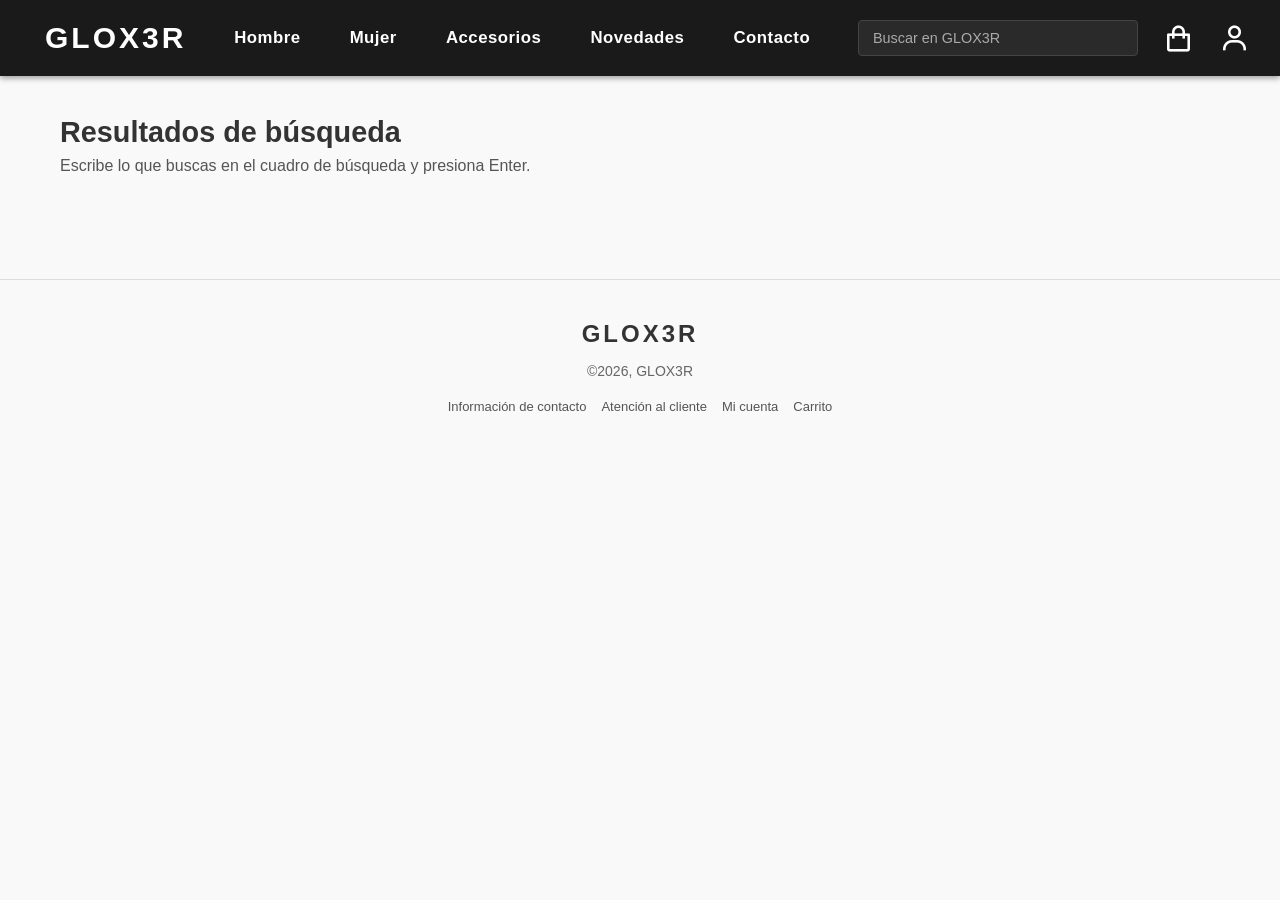
<file: html/buscar.html>
<!DOCTYPE html>
<html lang="es">
<head>
    <meta charset="UTF-8">
    <meta name="viewport" content="width=device-width, initial-scale=1.0">
    <meta name="description" content="Resultados de búsqueda en GLOX3R.">
    <title>Buscar</title>
    <link rel="icon" href="../favicon/icono.jpg" type="image/jpg">
    <link href='https://unpkg.com/boxicons@2.1.4/css/boxicons.min.css' rel='stylesheet'>
    <link rel="stylesheet" href="../css/app.css">
    <link rel="stylesheet" href="../css/catalogos.css">
    <script defer src="../js/catalogo.js"></script>
    <script defer src="../js/app.js"></script>
    <script defer src="../js/buscar.js"></script>
</head>
<body>
<header class="navbar">
    <button type="button" class="menu-icon" aria-label="Abrir menú de navegación" aria-expanded="false" aria-controls="menu-principal">☰</button>
    <div class="logo">
        <a href="../index.html">GLOX3R</a>
    </div>

    <nav class="categorias" id="menu-principal" aria-label="Navegación principal">
        <ul>
            <li><a href="catalogo_hombre.html">Hombre</a></li>
            <li><a href="catalogo_mujer.html">Mujer</a></li>
            <li><a href="accesorios.html">Accesorios</a></li>
            <li><a href="novedades.html">Novedades</a></li>
            <li><a href="contacto.html">Contacto</a></li>
        </ul>
    </nav>

    <div class="acciones">
        <form role="search">
            <input type="search" name="q" aria-label="Buscar productos" placeholder="Buscar en GLOX3R" autocomplete="off">
        </form>
        <a href="carrito_1.html" class="icono" aria-label="Ver carrito de compras">
            <i class='bx bx-shopping-bag'></i>
        </a>
        <a href="Inicio_sesion.html" class="icono" aria-label="Iniciar sesión">
            <i class='bx bx-user'></i>
        </a>
    </div>
</header>

    <main class="catalogo-container">
        <h1 class="titulo-resultados">Resultados de búsqueda</h1>
        <p id="resumen-resultados" class="resumen-resultados" role="status" aria-live="polite"></p>
        <div class="productos-caja" id="resultados"></div>
    </main>

<footer>
    <div class="logo-pie-pagina">GLOX3R</div>
    <p>©2026, GLOX3R</p>
    <div class="enlaces-footer">
      <a href="contacto.html">Información de contacto</a>
      <a href="contacto.html">Atención al cliente</a>
      <a href="Inicio_sesion.html">Mi cuenta</a>
      <a href="carrito_1.html">Carrito</a>
    </div>
</footer>
</body>
</html>
</file>
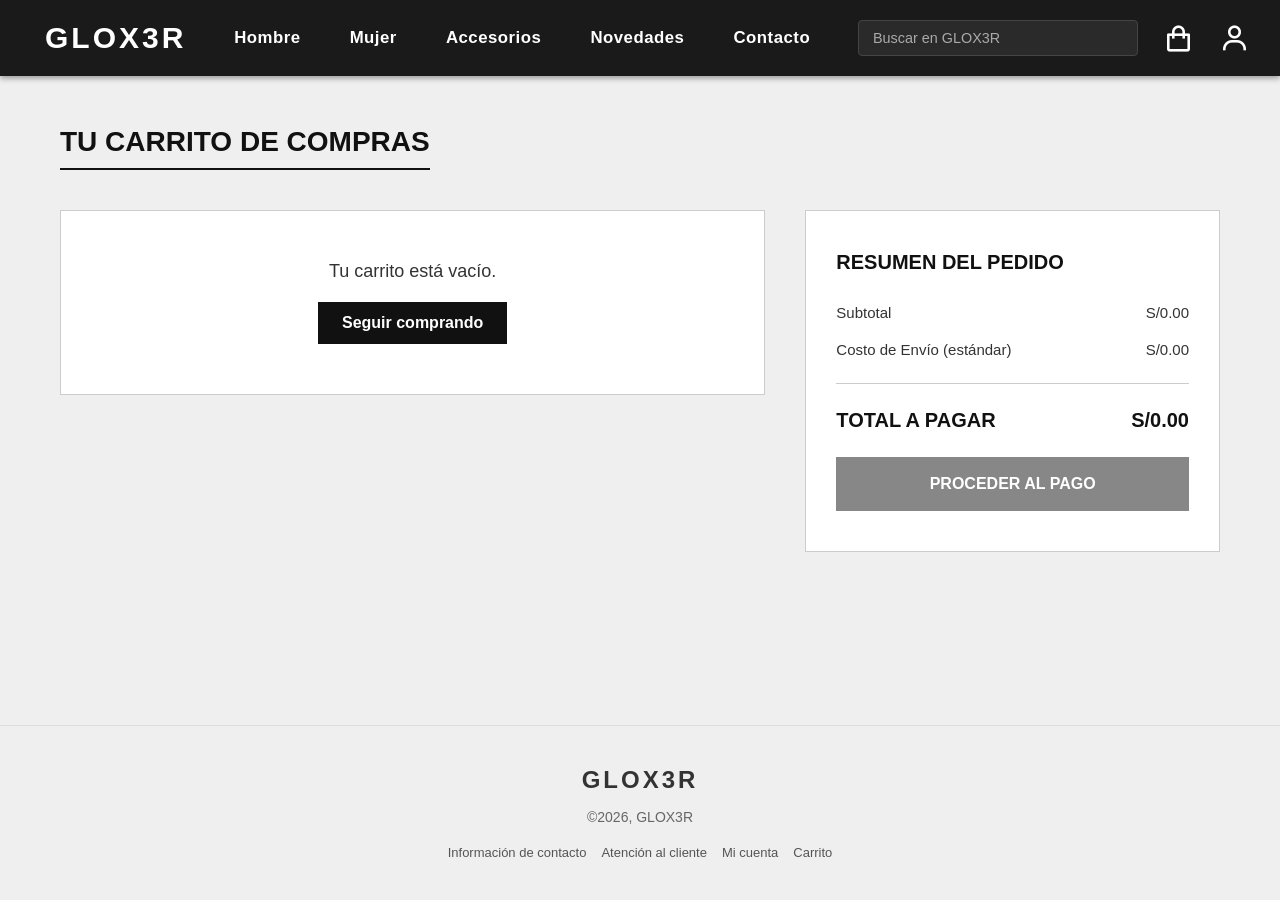
<file: html/carrito_1.html>
<!DOCTYPE html>
<html lang="es">
<head>
    <meta charset="UTF-8">
    <meta name="viewport" content="width=device-width, initial-scale=1.0">
    <title>Carrito</title>
    <link rel="icon" href="../favicon/icono.jpg" type="image/jpg">
    <link href='https://unpkg.com/boxicons@2.1.4/css/boxicons.min.css' rel='stylesheet'>
    <link rel="stylesheet" href="../css/app.css">
    <link rel="stylesheet" href="../css/carrito.css">
    <script defer src="../js/catalogo.js"></script>
    <script defer src="../js/app.js"></script>
    <script defer src="../js/carrito.js"></script>
</head>
<body>

    <header class="navbar">
    <button type="button" class="menu-icon" aria-label="Abrir menú de navegación" aria-expanded="false" aria-controls="menu-principal">☰</button>
    <div class="logo">
        <a href="../index.html">GLOX3R</a>
    </div>

    <nav class="categorias" id="menu-principal" aria-label="Navegación principal">
        <ul>
            <li><a href="../html/catalogo_hombre.html">Hombre</a></li>
            <li><a href="../html/catalogo_mujer.html">Mujer</a></li>
            <li><a href="../html/accesorios.html">Accesorios</a></li>
            <li><a href="../html/novedades.html">Novedades</a></li>
            <li><a href="../html/contacto.html">Contacto</a></li>
        </ul>
    </nav>

    <div class="acciones">
        <form role="search">
            <input type="search" name="q" aria-label="Buscar productos" placeholder="Buscar en GLOX3R" autocomplete="off">
        </form>
        <a href="../html/carrito_1.html" class="icono" aria-label="Ver carrito de compras">
            <i class='bx bx-shopping-bag'></i>
        </a>
        <a href="../html/Inicio_sesion.html" class="icono" aria-label="Iniciar sesión">
            <i class='bx bx-user'></i>
        </a>
    </div>
</header>

    <section class="seccion-carrito">
        <h1>TU CARRITO DE COMPRAS</h1>
        <div class="contenedor-columnas">
            <div class="columna-productos" id="lista-carrito" aria-live="polite"></div>
            <div class="columna-resumen">
                <h2>RESUMEN DEL PEDIDO</h2>
                <div class="fila-resumen">
                    <p>Subtotal</p>
                    <p id="resumen-subtotal">S/0.00</p>
                </div>
                <div class="fila-resumen">
                    <p>Costo de Envío (estándar)</p>
                    <p id="resumen-envio">S/0.00</p>
                </div>
                <hr class="linea">
                <div class="fila-resumen total">
                    <p>TOTAL A PAGAR</p>
                    <p id="resumen-total">S/0.00</p>
                </div>
                <a href="proceder_pago.html" id="btn-proceder-pago" class="btn-pagar" style="display: block; text-align: center; text-decoration: none; box-sizing: border-box;">PROCEDER AL PAGO</a>
            </div>

        </div>
    </section>

<footer class="pie-pagina">
    <div class="logo-pie-pagina">GLOX3R</div>
    <p>©2026, GLOX3R</p>
    <div class="enlaces-footer">
      <a href="contacto.html">Información de contacto</a>
      <a href="contacto.html">Atención al cliente</a>
      <a href="Inicio_sesion.html">Mi cuenta</a>
      <a href="carrito_1.html">Carrito</a>
    </div>
</footer>
</body>
</html>
</file>
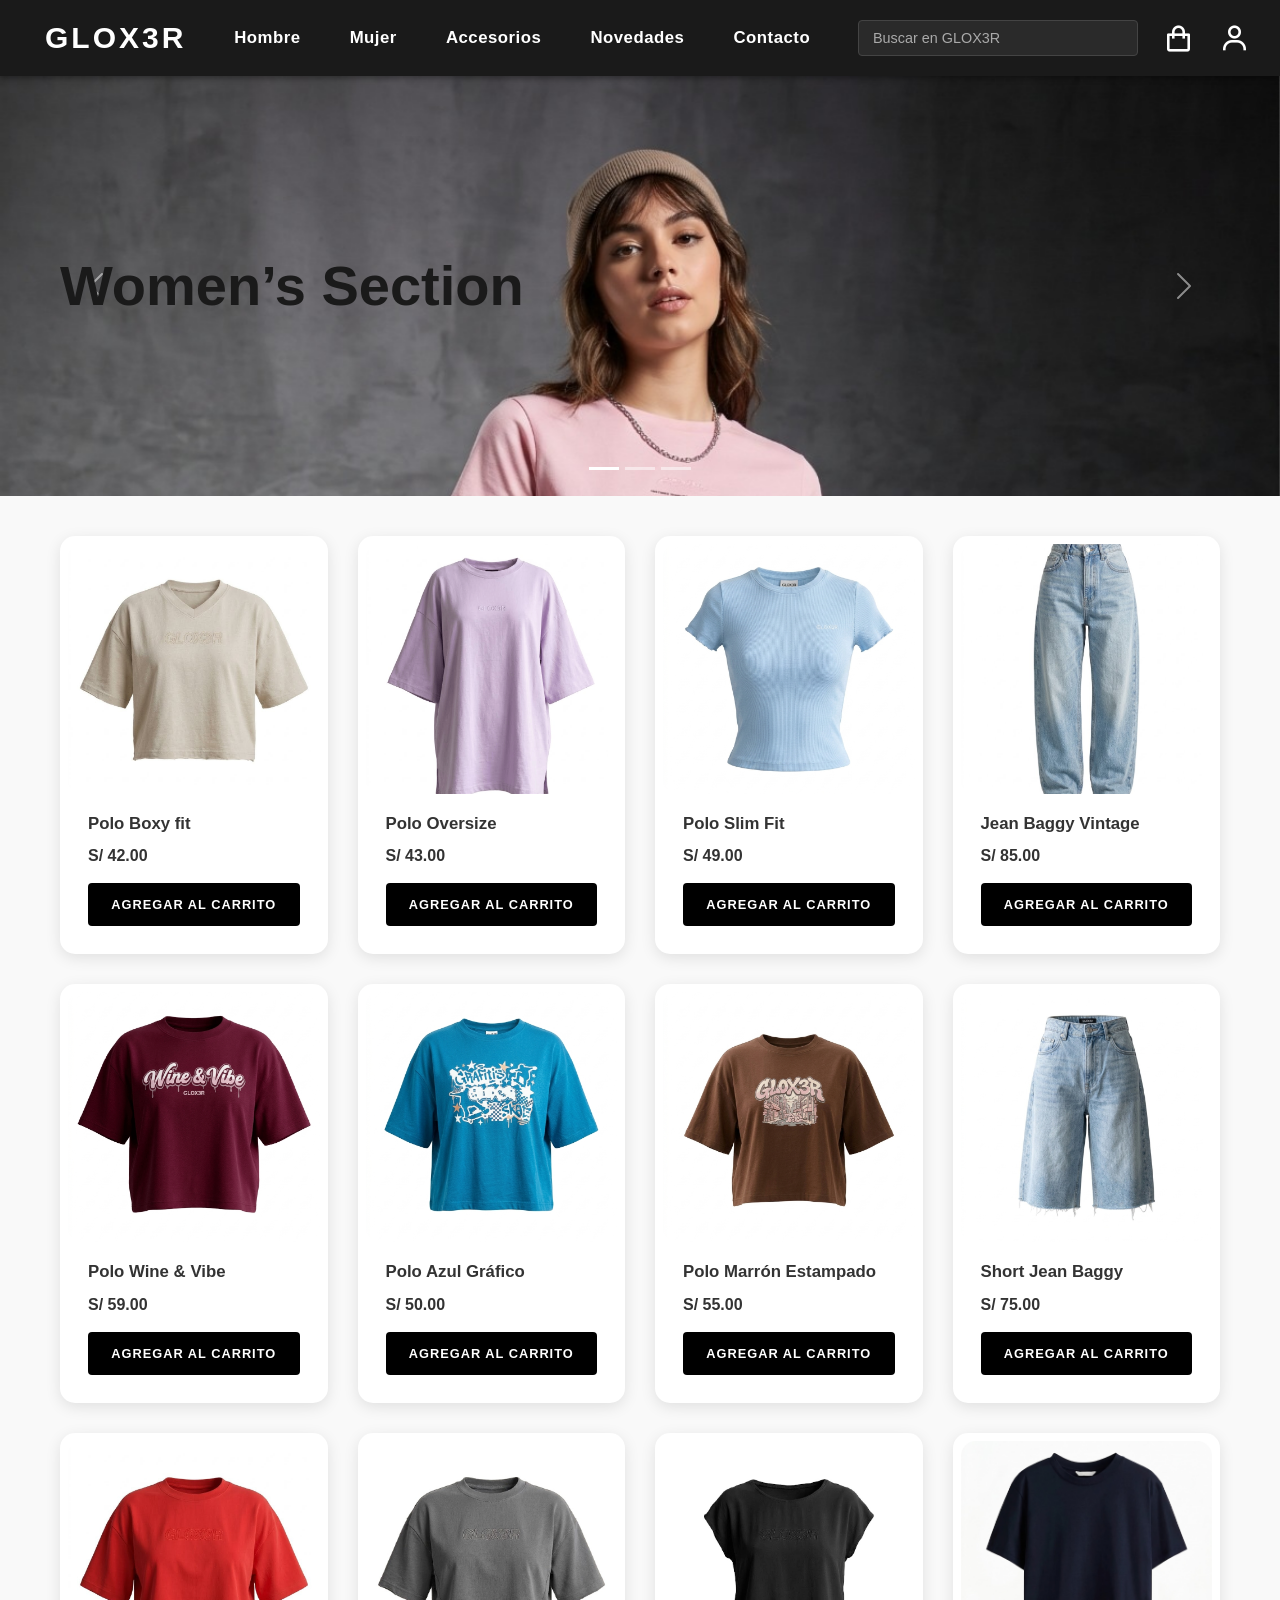
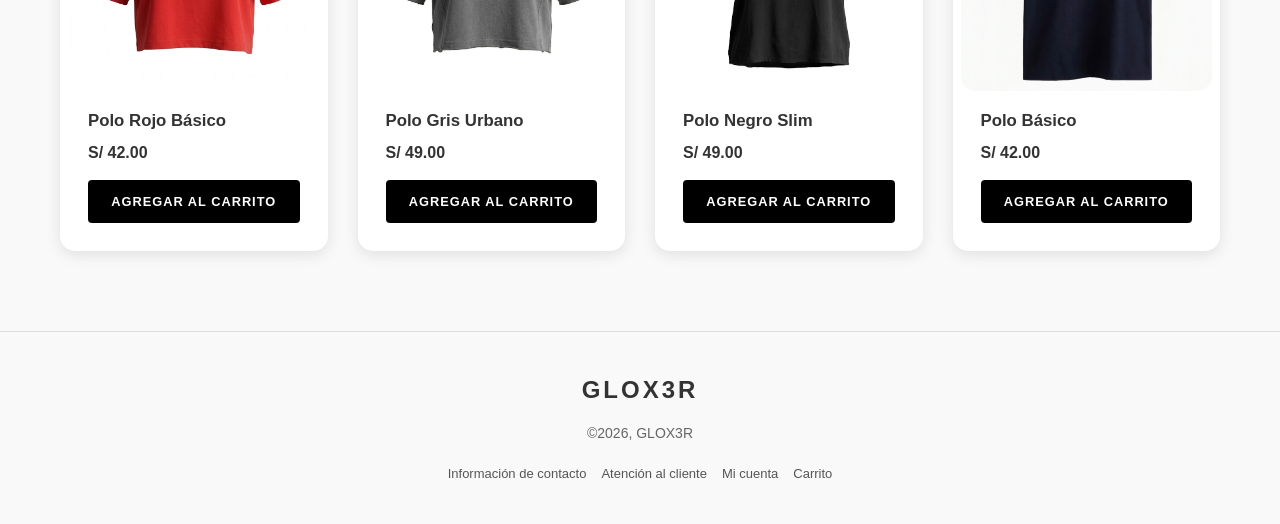
<file: html/catalogo_mujer.html>
<!DOCTYPE html>
<html lang="es">
<head>
    <meta charset="UTF-8">
    <meta name="viewport" content="width=device-width, initial-scale=1.0">
    <meta name="description" content="Catálogo de ropa para mujeres en GLOX3R. Descubre nuestra colección de blusas, jeans, shorts y accesorios de moda. Compra online y recibe en tu domicilio.">
    <meta name="keywords" content="catálogo de ropa, moda femenina, blusas, jeans, accesorios, GLOX3R">
    <title>Women's Section</title>
    <link rel="icon" href="../favicon/icono.jpg" type="image/jpg">
    <link href="https://cdn.jsdelivr.net/npm/bootstrap@5.3.8/dist/css/bootstrap.min.css" rel="stylesheet">
    <script defer src="https://cdn.jsdelivr.net/npm/bootstrap@5.3.8/dist/js/bootstrap.bundle.min.js"></script>
    <link href='https://unpkg.com/boxicons@2.1.4/css/boxicons.min.css' rel='stylesheet'>
    <link rel="stylesheet" href="../css/app.css">    
    <link rel="stylesheet" href="../css/catalogos.css">
    <script defer src="../js/catalogo.js"></script>
    <script defer src="../js/app.js"></script>
</head>

<body>

<header class="navbar">
    <button type="button" class="menu-icon" aria-label="Abrir menú de navegación" aria-expanded="false" aria-controls="menu-principal">☰</button>
    <div class="logo">
        <a href="../index.html">GLOX3R</a>
    </div>

    <nav class="categorias" id="menu-principal" aria-label="Navegación principal">
        <ul>
            <li><a href="catalogo_hombre.html">Hombre</a></li>
            <li><a href="catalogo_mujer.html">Mujer</a></li>
            <li><a href="accesorios.html">Accesorios</a></li>
            <li><a href="novedades.html">Novedades</a></li>
            <li><a href="contacto.html">Contacto</a></li>
        </ul>
    </nav>

    <div class="acciones">
        <form role="search">
            <input type="search" name="q" aria-label="Buscar productos" placeholder="Buscar en GLOX3R" autocomplete="off">
        </form>
        <a href="carrito_1.html" class="icono" aria-label="Ver carrito de compras">
            <i class='bx bx-shopping-bag'></i>
        </a>
        <a href="Inicio_sesion.html" class="icono" aria-label="Iniciar sesión">
            <i class='bx bx-user'></i>
        </a>
    </div>
</header>
        
<div id="demo" class="carousel slide banner-seccion-full" data-bs-ride="carousel">

  <div class="carousel-indicators">
    <button type="button" data-bs-target="#demo" data-bs-slide-to="0" class="active" aria-current="true" aria-label="Diapositiva 1"></button>
    <button type="button" data-bs-target="#demo" data-bs-slide-to="1" aria-label="Diapositiva 2"></button>
    <button type="button" data-bs-target="#demo" data-bs-slide-to="2" aria-label="Diapositiva 3"></button>
  </div>
  
  <div class="carousel-inner">
    <div class="carousel-item active">
      <img src="../img/Women Section 1.jpg" alt="Women Section 1" class="d-block" style="width:100%">
    </div>
    <div class="carousel-item">
      <img src="../img/Women Section 2.jpg" alt="Women Section 2" class="d-block" style="width:100%">
    </div>
    <div class="carousel-item">
      <img src="../img/Women Section 3.jpg" alt="Women Section 3" class="d-block" style="width:100%">
    </div>
  </div>

  <h1 class="titulo-banner">Women’s Section</h1>

  <button class="carousel-control-prev" type="button" data-bs-target="#demo" data-bs-slide="prev">
    <span class="carousel-control-prev-icon" aria-hidden="true"></span>
    <span class="visually-hidden">Anterior</span>
  </button>
  <button class="carousel-control-next" type="button" data-bs-target="#demo" data-bs-slide="next">
    <span class="carousel-control-next-icon" aria-hidden="true"></span>
    <span class="visually-hidden">Siguiente</span>
  </button>
</div>

    <main class="catalogo-container">
        <div class="productos-caja">

            <div class="producto-carta">
                <img src="../img/Polo Boxy Fit Mujer.jpeg" alt="Blusa Crop Top - Mujer" class="imagen-producto">
                <div class="informacion-producto">
                    <h3 class="nombre-producto">Polo Boxy fit</h3>
                    <span class="precio-producto">S/ 42.00</span>
                    <button type="button" class="boton-carrito" data-agregar="polo-boxy-fit-m" aria-label="Agregar Polo Boxy Fit al carrito">Agregar al carrito</button>
                </div>
            </div>

            <div class="producto-carta">
                <img src="../img/Polo Oversize Mujer.png" alt="Blusa Oversize - Mujer" class="imagen-producto">
                <div class="informacion-producto">
                    <h3 class="nombre-producto">Polo Oversize</h3>
                    <span class="precio-producto">S/ 43.00</span>
                    <button type="button" class="boton-carrito" data-agregar="polo-overzise-m" aria-label="Agregar Polo Oversize al carrito">Agregar al carrito</button>
                </div>
            </div>

            <div class="producto-carta">
                <img src="../img/Polo Slim Fit Mujer.jpeg" alt="Polo Slim Fit - Mujer" class="imagen-producto">
                <div class="informacion-producto">
                    <h3 class="nombre-producto">Polo Slim Fit</h3>
                    <span class="precio-producto">S/ 49.00</span>
                    <button type="button" class="boton-carrito" data-agregar="polo-slim-fit-m" aria-label="Agregar Polo Slim Fit al carrito">Agregar al carrito</button>
                </div>
            </div>

            <div class="producto-carta">
                <img src="../img/Jean Baggy Vintage.jpg" alt="Jean Baggy Vintage - Mujer" class="imagen-producto">
                <div class="informacion-producto">
                    <h3 class="nombre-producto">Jean Baggy Vintage</h3>
                    <span class="precio-producto">S/ 85.00</span>
                    <button type="button" class="boton-carrito" data-agregar="jean-baggy-vintage-m" aria-label="Agregar Jean Baggy Vintage al carrito">Agregar al carrito</button>
                </div>
            </div>

            <div class="producto-carta">
                <img src="../img/Polo Wine & Vibe Mujer.png" alt="Polo Wine & Vibe - Mujer" class="imagen-producto">
                <div class="informacion-producto">
                    <h3 class="nombre-producto">Polo Wine & Vibe</h3>
                    <span class="precio-producto">S/ 59.00</span>
                    <button type="button" class="boton-carrito" data-agregar="polo-wine-&-vibe-m" aria-label="Agregar Polo Wine & Vibe al carrito">Agregar al carrito</button>
                </div>
            </div>

            <div class="producto-carta">
                <img src="../img/Polo Azul Grafico Mujer.jpeg" alt="Polo Azul Gráfico - Mujer" class="imagen-producto">
                <div class="informacion-producto">
                    <h3 class="nombre-producto">Polo Azul Gráfico</h3>
                    <span class="precio-producto">S/ 50.00</span>
                    <button type="button" class="boton-carrito" data-agregar="polo-azul-grafico" aria-label="Agregar Polo Azul Gráfico al carrito">Agregar al carrito</button>
                </div>
            </div>

            <div class="producto-carta">
                <img src="../img/Polo Marron Estampado Mujer.jpeg" alt="Polo Marrón Estampado - Mujer" class="imagen-producto">
                <div class="informacion-producto">
                    <h3 class="nombre-producto">Polo Marrón Estampado</h3>
                    <span class="precio-producto">S/ 55.00</span>
                    <button type="button" class="boton-carrito" data-agregar="polo-marron-estampado-m" aria-label="Agregar Polo Marron Estampado al carrito">Agregar al carrito</button>
                </div>
            </div>

            <div class="producto-carta">
                <img src="../img/Short Jean Baggy Mujer.jpg" alt="Short Jean Baggy - Mujer" class="imagen-producto">
                <div class="informacion-producto">
                    <h3 class="nombre-producto">Short Jean Baggy</h3>
                    <span class="precio-producto">S/ 75.00</span>
                    <button type="button" class="boton-carrito" data-agregar="short-jean-baggy-m" aria-label="Agregar Shor Jean Baggy al carrito">Agregar al carrito</button>
                </div>
            </div>

            <div class="producto-carta">
                <img src="../img/Polo Rojo Basico Mujer.jpeg" alt="Polo Rojo Básico - Mujer" class="imagen-producto">
                <div class="informacion-producto">
                    <h3 class="nombre-producto">Polo Rojo Básico</h3>
                    <span class="precio-producto">S/ 42.00</span>
                    <button type="button" class="boton-carrito" data-agregar="polo-rojo-basico-m" aria-label="Agregar Polo Rojo Básico al carrito">Agregar al carrito</button>
                </div>
            </div>

            <div class="producto-carta">
                <img src="../img/Polo Gris Urbano Mujer.jpeg" alt="Polo Gris Urbano - Mujer" class="imagen-producto">
                <div class="informacion-producto">
                    <h3 class="nombre-producto">Polo Gris Urbano</h3>
                    <span class="precio-producto">S/ 49.00</span>
                    <button type="button" class="boton-carrito" data-agregar="polo-gris-urbano-m" aria-label="Agregar Polo Gris Urbano al carrito">Agregar al carrito</button>
                </div>
            </div>

            <div class="producto-carta">
                <img src="../img/Polo Negro Slim Mujer.png" alt="Polo Negro Slim - Mujer" class="imagen-producto">
                <div class="informacion-producto">
                    <h3 class="nombre-producto">Polo Negro Slim</h3>
                    <span class="precio-producto">S/ 49.00</span>
                    <button type="button" class="boton-carrito" data-agregar="polo-negro-slim-m" aria-label="Agregar Polo Negro Slim al carrito">Agregar al carrito</button>
                </div>
            </div>

            <div class="producto-carta">
                <img src="../img/Polo Basico Mujer.jpeg" alt="Polo Básico - Mujer" class="imagen-producto">
                <div class="informacion-producto">
                    <h3 class="nombre-producto">Polo Básico</h3>
                    <span class="precio-producto">S/ 42.00</span>
                    <button type="button" class="boton-carrito" data-agregar="polo-basico-m" aria-label="Agregar Polo Básico al carrito">Agregar al carrito</button>
                </div>
            </div>

        </div>
    </main>
<footer>
    <div class="logo-pie-pagina">GLOX3R</div>
    <p>©2026, GLOX3R</p>
    <div class="enlaces-footer">
      <a href="contacto.html">Información de contacto</a>
      <a href="contacto.html">Atención al cliente</a>
      <a href="Inicio_sesion.html">Mi cuenta</a>
      <a href="carrito_1.html">Carrito</a>
    </div>
</footer>
</body>
</html>
</file>
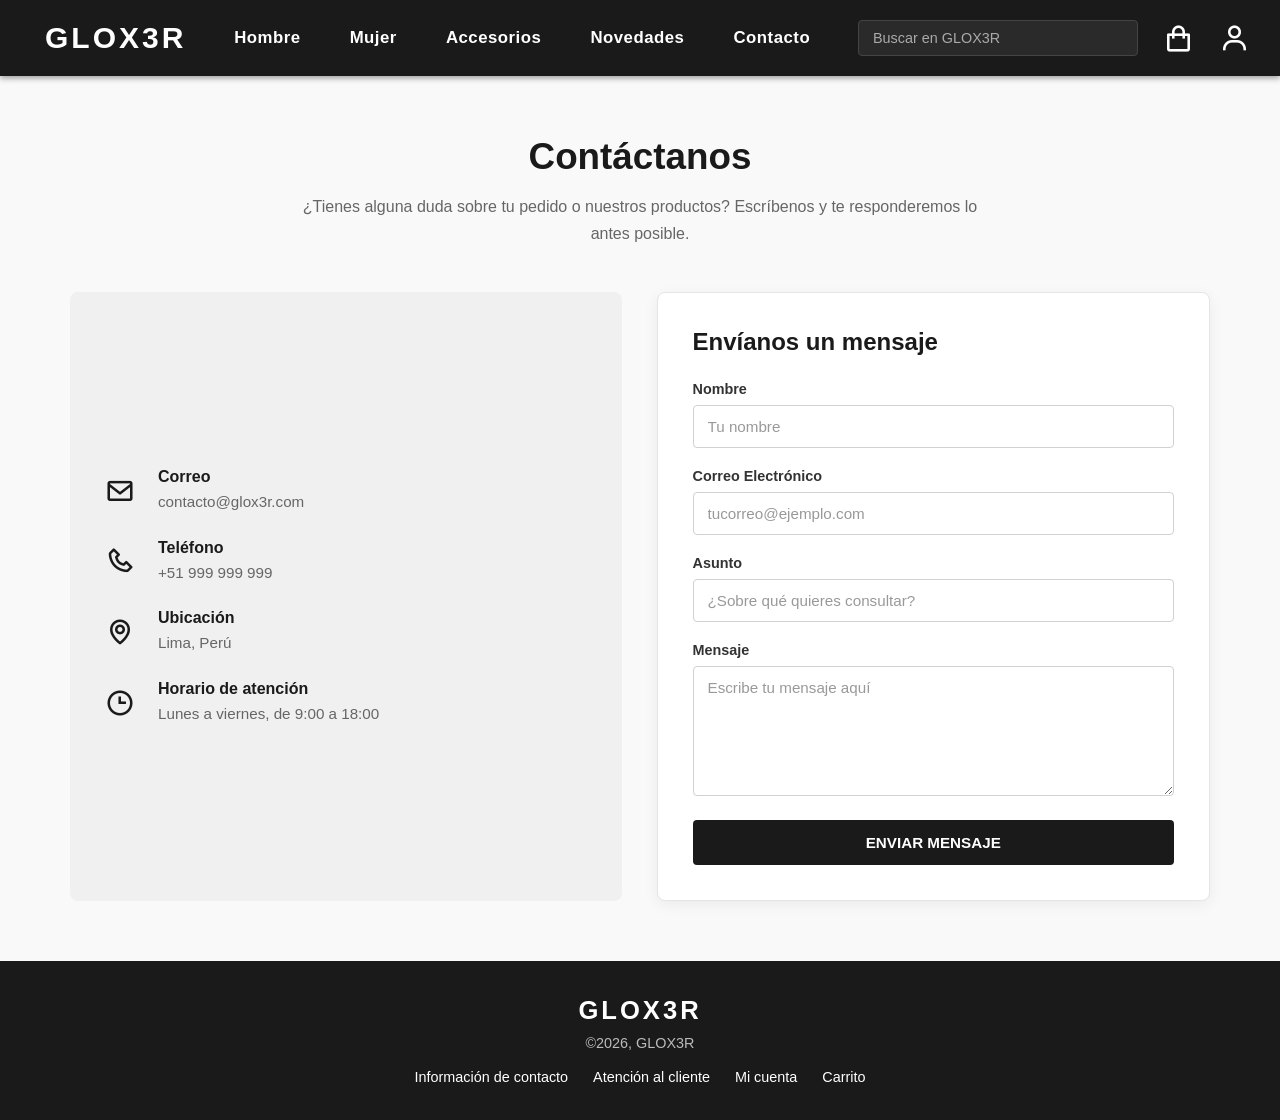
<file: html/contacto.html>
<!DOCTYPE html>
<html lang="es">
<head>
    <meta charset="UTF-8">
    <meta name="viewport" content="width=device-width, initial-scale=1.0">
    <title>Contacto</title>
    <link rel="icon" href="../favicon/icono.jpg" type="image/jpg">
    <link href='https://unpkg.com/boxicons@2.1.4/css/boxicons.min.css' rel='stylesheet'>
    <link rel="stylesheet" href="../css/app.css">
    <link rel="stylesheet" href="../css/contacto.css">
    <script defer src="../js/catalogo.js"></script>
    <script defer src="../js/app.js"></script>
    <script defer src="../js/contacto.js"></script>
</head>
<body>

     <header class="navbar">
    <button type="button" class="menu-icon" aria-label="Abrir menú de navegación" aria-expanded="false" aria-controls="menu-principal">☰</button>
    <div class="logo">
        <a href="../index.html">GLOX3R</a>
    </div>

    <nav class="categorias" id="menu-principal" aria-label="Navegación principal">
        <ul>
            <li><a href="catalogo_hombre.html">Hombre</a></li>
            <li><a href="catalogo_mujer.html">Mujer</a></li>
            <li><a href="accesorios.html">Accesorios</a></li>
            <li><a href="novedades.html">Novedades</a></li>
            <li><a href="contacto.html">Contacto</a></li>
        </ul>
    </nav>

    <div class="acciones">
        <form role="search">
            <input type="search" name="q" aria-label="Buscar productos" placeholder="Buscar en GLOX3R" autocomplete="off">
        </form>
        <a href="carrito_1.html" class="icono" aria-label="Ver carrito de compras">
            <i class='bx bx-shopping-bag'></i>
        </a>
        <a href="Inicio_sesion.html" class="icono" aria-label="Iniciar sesión">
            <i class='bx bx-user'></i>
        </a>
    </div>
</header>

    <section class="contacto">
        <h1>Contáctanos</h1>
        <p class="contacto-intro">¿Tienes alguna duda sobre tu pedido o nuestros productos? Escríbenos y te responderemos lo antes posible.</p>

        <div class="contacto-contenido">
            <div class="contacto-datos">
                <div class="dato">
                    <i class='bx bx-envelope'></i>
                    <div>
                        <h3>Correo</h3>
                        <p>contacto@glox3r.com</p>
                    </div>
                </div>
                <div class="dato">
                    <i class='bx bx-phone'></i>
                    <div>
                        <h3>Teléfono</h3>
                        <p>+51 999 999 999</p>
                    </div>
                </div>
                <div class="dato">
                    <i class='bx bx-map'></i>
                    <div>
                        <h3>Ubicación</h3>
                        <p>Lima, Perú</p>
                    </div>
                </div>
                <div class="dato">
                    <i class='bx bx-time'></i>
                    <div>
                        <h3>Horario de atención</h3>
                        <p>Lunes a viernes, de 9:00 a 18:00</p>
                    </div>
                </div>
            </div>

            <div class="contacto-formulario">
                <h2>Envíanos un mensaje</h2>
                <form id="form-contacto" novalidate>
                    <div class="campo">
                        <label for="nombre">Nombre</label>
                        <input type="text" id="nombre" name="nombre" placeholder="Tu nombre" required>
                    </div>
                    <div class="campo">
                        <label for="correo">Correo Electrónico</label>
                        <input type="email" id="correo" name="correo" placeholder="tucorreo@ejemplo.com" required>
                    </div>
                    <div class="campo">
                        <label for="asunto">Asunto</label>
                        <input type="text" id="asunto" name="asunto" placeholder="¿Sobre qué quieres consultar?" required>
                    </div>
                    <div class="campo">
                        <label for="mensaje">Mensaje</label>
                        <textarea id="mensaje" name="mensaje" placeholder="Escribe tu mensaje aquí" required></textarea>
                    </div>
                    <button type="submit" class="btn-enviar">Enviar mensaje</button>
                    <p id="estado-contacto" class="estado-formulario" role="status" aria-live="polite"></p>
                </form>
            </div>
        </div>
    </section>

<footer>
    <div class="logo-pie-pagina">GLOX3R</div>
    <p>©2026, GLOX3R</p>
    <div class="enlaces-footer">
      <a href="contacto.html">Información de contacto</a>
      <a href="contacto.html">Atención al cliente</a>
      <a href="Inicio_sesion.html">Mi cuenta</a>
      <a href="carrito_1.html">Carrito</a>
    </div>
</footer>
</body>
</html>
</file>
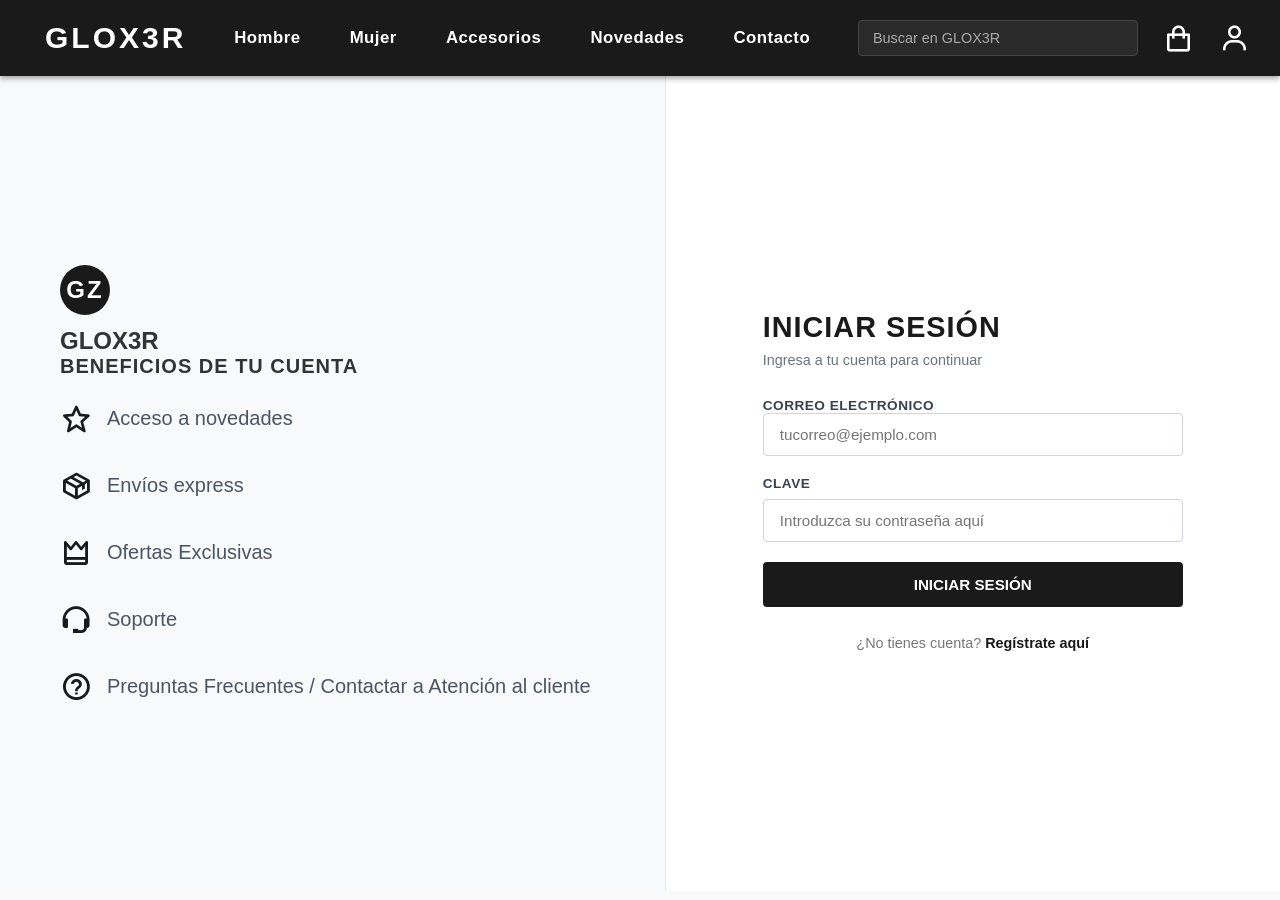
<file: html/Inicio_sesion.html>
<!DOCTYPE html>
<html lang="es">
<head>
    <meta charset="UTF-8">
    <meta name="viewport" content="width=device-width, initial-scale=1.0">
    <title>Iniciar sesión</title>
    <link rel="icon" href="../favicon/icono.jpg" type="image/jpg">
    <link href='https://unpkg.com/boxicons@2.1.4/css/boxicons.min.css' rel='stylesheet'>
    <link rel="stylesheet" href="../css/app.css">
    <link rel="stylesheet" href="../css/inicio.css">
    <script defer src="../js/catalogo.js"></script>
    <script defer src="../js/app.js"></script>
    <script defer src="../js/inicio_sesion.js"></script>
</head>
<body>

<header class="navbar">
    <button type="button" class="menu-icon" aria-label="Abrir menú de navegación" aria-expanded="false" aria-controls="menu-principal">☰</button>
    <div class="logo">
        <a href="../index.html">GLOX3R</a>
    </div>

    <nav class="categorias" id="menu-principal" aria-label="Navegación principal">
        <ul>
            <li><a href="catalogo_hombre.html">Hombre</a></li>
            <li><a href="catalogo_mujer.html">Mujer</a></li>
            <li><a href="accesorios.html">Accesorios</a></li>
            <li><a href="novedades.html">Novedades</a></li>
            <li><a href="contacto.html">Contacto</a></li>
        </ul>
    </nav>

    <div class="acciones">
        <form role="search">
            <input type="search" name="q" aria-label="Buscar productos" placeholder="Buscar en GLOX3R" autocomplete="off">
        </form>
        <a href="carrito_1.html" class="icono" aria-label="Ver carrito de compras">
            <i class='bx bx-shopping-bag'></i>
        </a>
        <a href="Inicio_sesion.html" class="icono" aria-label="Iniciar sesión">
            <i class='bx bx-user'></i>
        </a>
    </div>
</header>

<main class="contenedor">
    <section class="columna-beneficios">
        <div class="marca">GZ</div>
        <h1 class="izquierda_titulo">GLOX3R</h1>
            
        <h2>BENEFICIOS DE TU CUENTA</h2>

        <ul class="lista-beneficios">
            <li>
                <i class='bx bx-star'></i>
                <span>Acceso a novedades</span>
            </li>
            <li>
                <i class='bx bx-package'></i>
                <span>Envíos express</span>
            </li>
            <li>
                <i class='bx bx-crown'></i>
                <span>Ofertas Exclusivas</span>
            </li>
            <li>
                <i class='bx bx-support'></i>
                <span>Soporte</span>
            </li>
            <li>
                <i class='bx bx-help-circle'></i>
                <span>Preguntas Frecuentes / Contactar a Atención al cliente</span>
            </li>
        </ul>
    </section>
            
    <section class="columna-formulario">
        <div class="formulario">
            <h2>INICIAR SESIÓN</h2>
            <p class="subtitulo">Ingresa a tu cuenta para continuar</p>
            <form id="form-inicio" class="formulario-login" novalidate>
                <div class="campo">
                    <label for="correo">Correo Electrónico</label>
                    <input type="email" id="correo" name="correo" placeholder="tucorreo@ejemplo.com" required>
                </div>

                <div class="campo">
                    <div class="campo-header">
                        <label for="clave">Clave</label>
                    </div>
                    <input type="password" id="clave" name="clave" placeholder="Introduzca su contraseña aquí" required>
                </div>
                
                <p id="mensaje-formulario" class="mensaje-formulario" role="alert"></p>
                <button type="submit" class="btn-iniciar">Iniciar sesión</button>
            </form>
            <p class="texto-registro">
                ¿No tienes cuenta? <a href="registro_sesion.html">Regístrate aquí</a>
            </p>
        </div>
    </section>
</main>
</body>
</html>
</file>
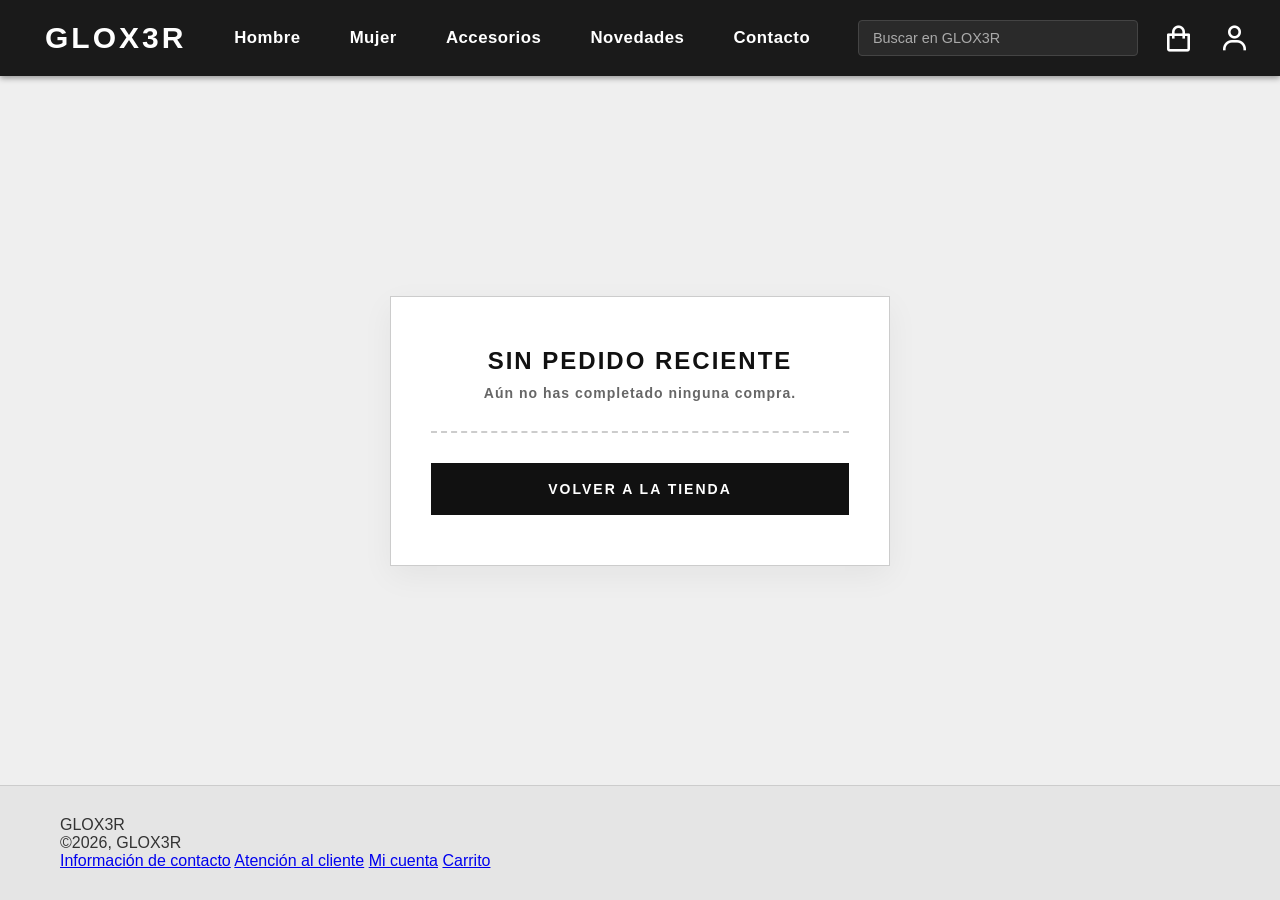
<file: html/muestra_pago.html>
<!DOCTYPE html>
<html lang="es">
<head>
    <meta charset="UTF-8">
    <meta name="viewport" content="width=device-width, initial-scale=1.0">
    <title>Orden Confirmada</title>
    <link rel="icon" href="../favicon/icono.jpg" type="image/jpg">
    <link href='https://unpkg.com/boxicons@2.1.4/css/boxicons.min.css' rel='stylesheet'>
    <link rel="stylesheet" href="../css/app.css">
    <link rel="stylesheet" href="../css/muestra_pago.css">
    <script defer src="../js/catalogo.js"></script>
    <script defer src="../js/app.js"></script>
    <script defer src="../js/confirmacion.js"></script>
</head>
<body>
    <header class="navbar">
    <button type="button" class="menu-icon" aria-label="Abrir menú de navegación" aria-expanded="false" aria-controls="menu-principal">☰</button>
    <div class="logo">
        <a href="../index.html">GLOX3R</a>
    </div>

    <nav class="categorias" id="menu-principal" aria-label="Navegación principal">
        <ul>
            <li><a href="catalogo_hombre.html">Hombre</a></li>
            <li><a href="catalogo_mujer.html">Mujer</a></li>
            <li><a href="accesorios.html">Accesorios</a></li>
            <li><a href="novedades.html">Novedades</a></li>
            <li><a href="contacto.html">Contacto</a></li>
        </ul>
    </nav>

    <div class="acciones">
        <form role="search">
            <input type="search" name="q" aria-label="Buscar productos" placeholder="Buscar en GLOX3R" autocomplete="off">
        </form>
        <a href="carrito_1.html" class="icono" aria-label="Ver carrito de compras">
            <i class='bx bx-shopping-bag'></i>
        </a>
        <a href="Inicio_sesion.html" class="icono" aria-label="Iniciar sesión">
            <i class='bx bx-user'></i>
        </a>
    </div>
    </header>
    <section class="seccion-confirmacion">
        <div class="caja-ticket">

            <h1 id="orden-titulo">ORDEN CONFIRMADA</h1>
            <p class="numero-orden" id="orden-numero">PEDIDO</p>
            
            <hr class="linea-ticket">

            <p class="mensaje-gracias" id="orden-mensaje">
                Gracias por tu compra. Tu pedido está siendo procesado por nuestro equipo. 
            </p>

            <div class="detalles-rapidos" id="orden-detalles">
                <p><strong>FECHA:</strong> <span id="orden-fecha">—</span></p>
                <p><strong>TOTAL DEL PEDIDO:</strong> <span id="orden-total">—</span></p>
            </div>

            <a href="../index.html" class="btn-volver" style="text-align: center; box-sizing: border-box;">VOLVER A LA TIENDA</a>
            
        </div>
    </section>

<footer class="pie-pagina">
    <div class="logo-pie-pagina">GLOX3R</div>
    <p>©2026, GLOX3R</p>
    <div class="enlaces-footer">
      <a href="contacto.html">Información de contacto</a>
      <a href="contacto.html">Atención al cliente</a>
      <a href="Inicio_sesion.html">Mi cuenta</a>
      <a href="carrito_1.html">Carrito</a>
    </div>
</footer>
    
</body>
</html>
</file>
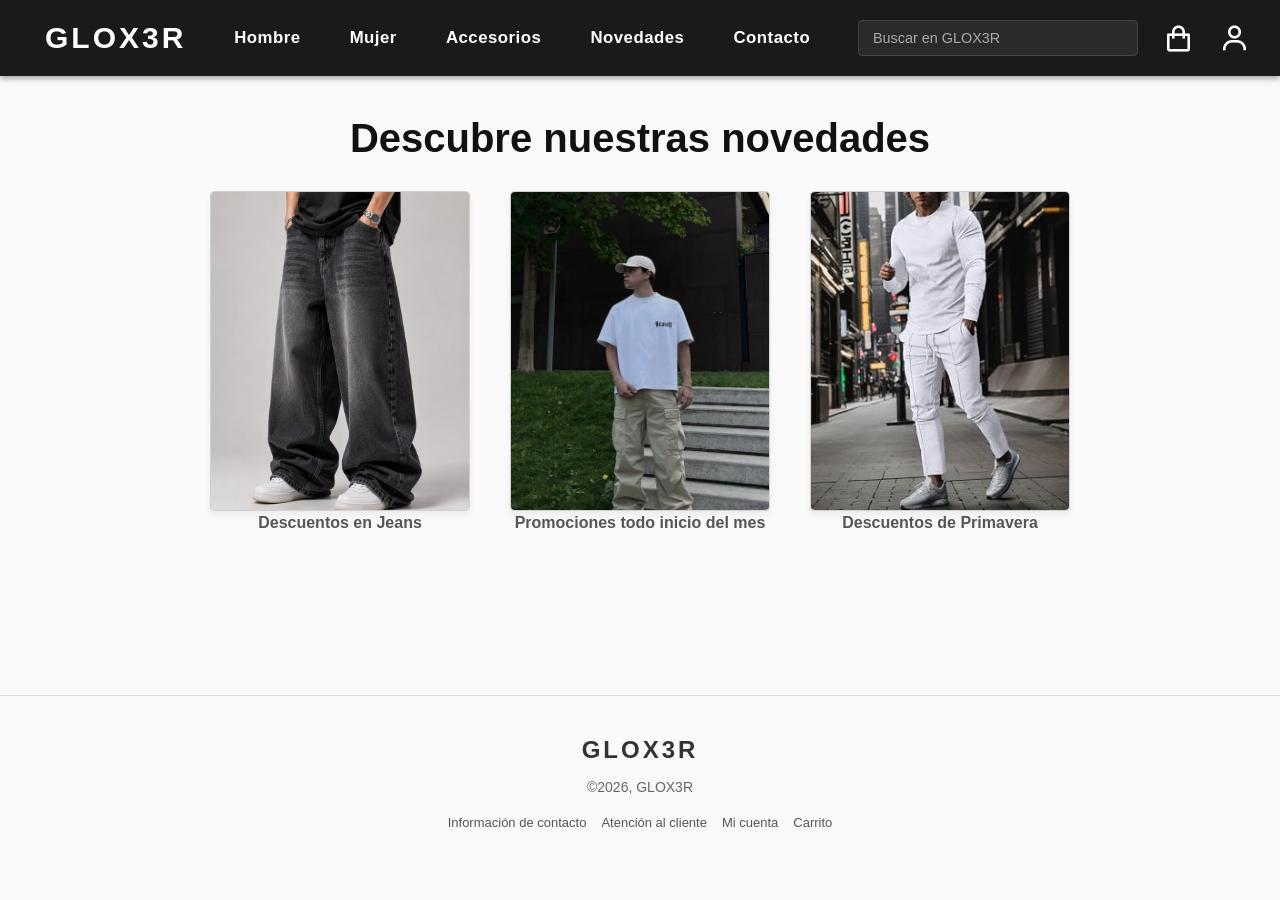
<file: html/novedades.html>
<!DOCTYPE html>
<html lang="es">
<head>
    <meta charset="UTF-8">
    <meta name="viewport" content="width=device-width, initial-scale=1.0">
    <title>Novedades</title>
    <link rel="icon" href="../favicon/icono.jpg" type="image/jpg">
    <link href='https://unpkg.com/boxicons@2.1.4/css/boxicons.min.css' rel='stylesheet'>
    <link rel="stylesheet" href="../css/app.css">
    <link rel="stylesheet" href="../css/novedades.css">
    <script defer src="../js/catalogo.js"></script>
    <script defer src="../js/app.js"></script>
</head>
<body>

     <header class="navbar">
    <button type="button" class="menu-icon" aria-label="Abrir menú de navegación" aria-expanded="false" aria-controls="menu-principal">☰</button>
    <div class="logo">
        <a href="../index.html">GLOX3R</a>
    </div>

    <nav class="categorias" id="menu-principal" aria-label="Navegación principal">
        <ul>
            <li><a href="catalogo_hombre.html">Hombre</a></li>
            <li><a href="catalogo_mujer.html">Mujer</a></li>
            <li><a href="accesorios.html">Accesorios</a></li>
            <li><a href="novedades.html">Novedades</a></li>
            <li><a href="contacto.html">Contacto</a></li>
        </ul>
    </nav>

    <div class="acciones">
        <form role="search">
            <input type="search" name="q" aria-label="Buscar productos" placeholder="Buscar en GLOX3R" autocomplete="off">
        </form>
        <a href="carrito_1.html" class="icono" aria-label="Ver carrito de compras">
            <i class='bx bx-shopping-bag'></i>
        </a>
        <a href="Inicio_sesion.html" class="icono" aria-label="Iniciar sesión">
            <i class='bx bx-user'></i>
        </a>
    </div>
</header>

    <section class="Descubre-novedades">
        <h1>Descubre nuestras novedades</h1>
        
        <div class="novedades-bloque">
            <div class="item-somos">
                <div class="imagen">
                    <img src="../img/novedades1.jpg" alt="Polo Boxy Fit">
                </div>
                <p class="titulo-item">Descuentos en Jeans</p>
            </div>
            
            <div class="item-somos">
                <div class="imagen">
                    <img src="../img/novedades2.jpg" alt="Accesorio">
                </div>
                <p class="titulo-item">Promociones todo inicio del mes</p>
            </div>
            
            <div class="item-somos">
                <div class="imagen">
                    <img src="../img/71QaPhSA+wL._AC_UY350_.jpg" alt="Jeans">
                </div>
                <p class="titulo-item">Descuentos de Primavera</p>
            </div>
        </div>
    </section>

<footer class="pie-pagina">
    <div class="logo-pie-pagina">GLOX3R</div>
    <p>©2026, GLOX3R</p>
    <div class="enlaces-footer">
      <a href="contacto.html">Información de contacto</a>
      <a href="contacto.html">Atención al cliente</a>
      <a href="Inicio_sesion.html">Mi cuenta</a>
      <a href="carrito_1.html">Carrito</a>
    </div>
</footer>
</body>
</html>
</file>
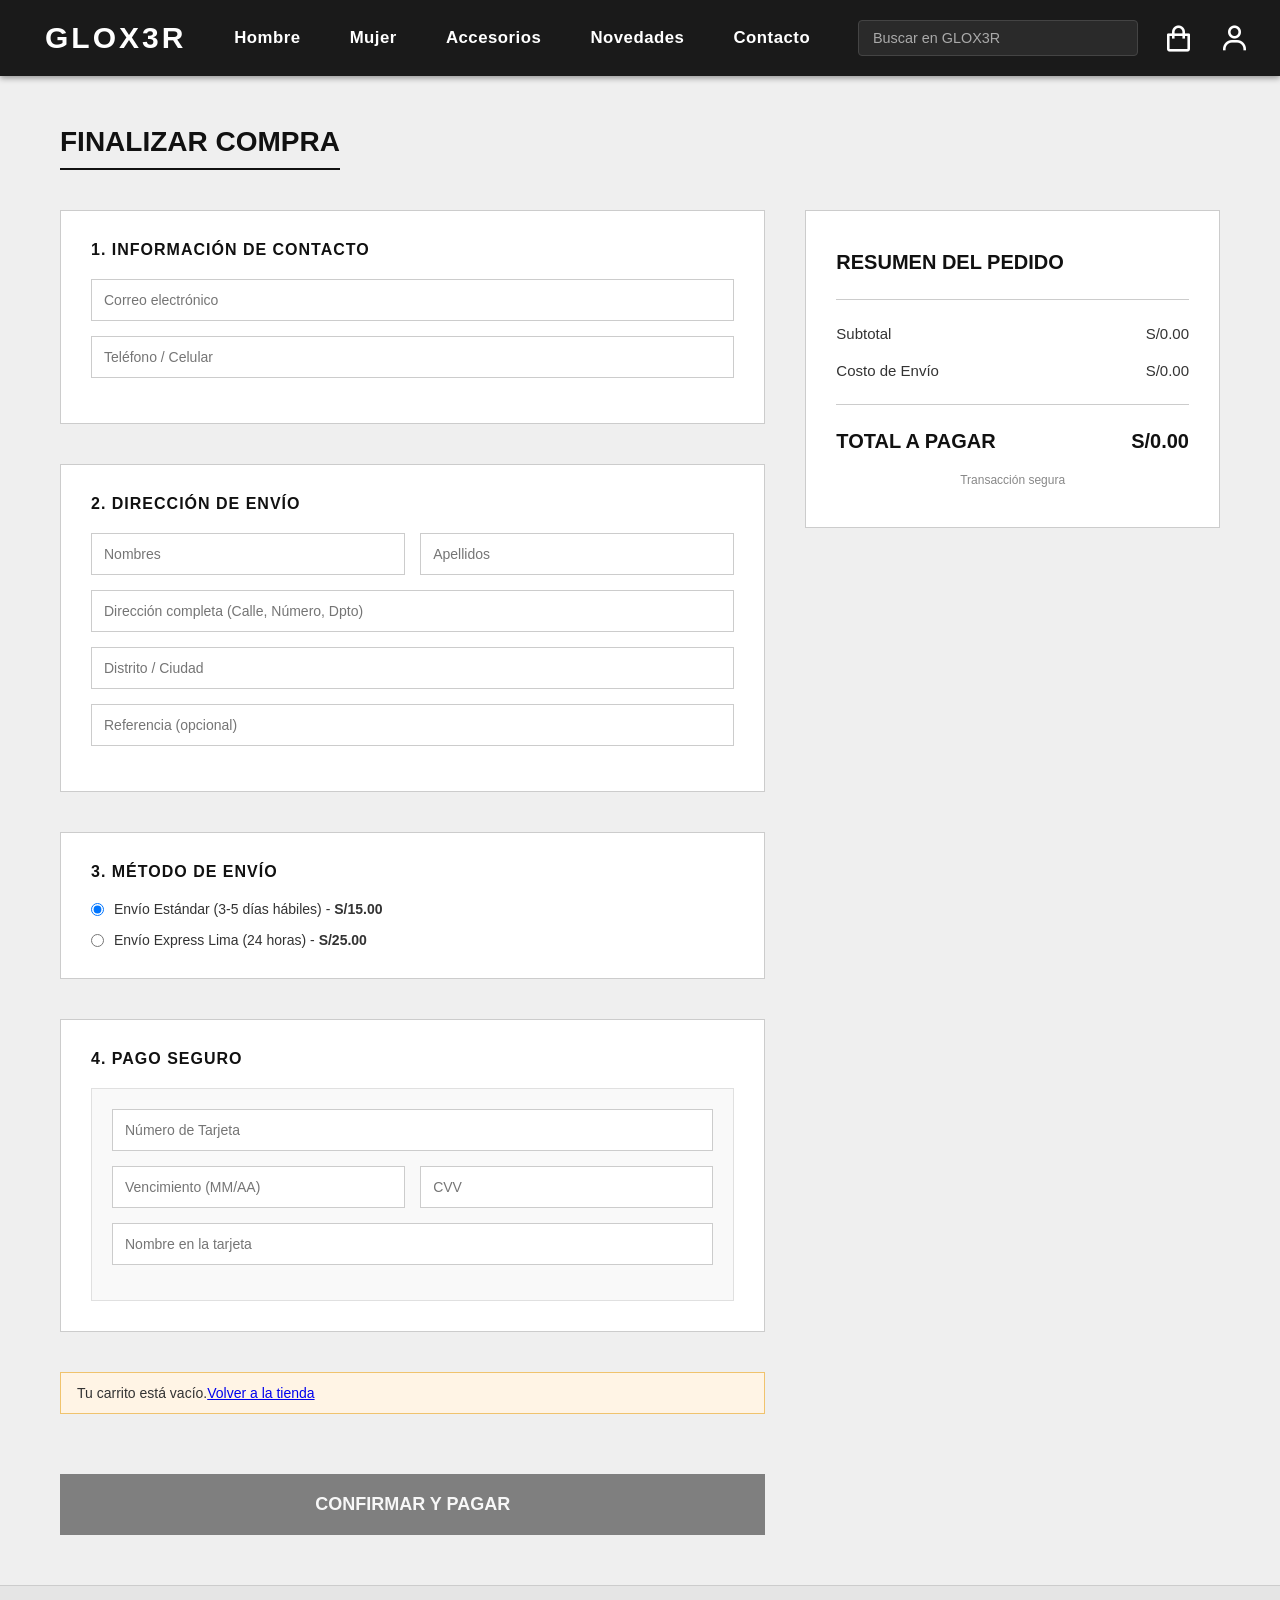
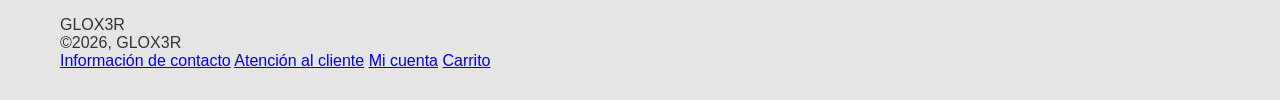
<file: html/proceder_pago.html>
<!DOCTYPE html>
<html lang="es">
<head>
    <meta charset="UTF-8">
    <meta name="viewport" content="width=device-width, initial-scale=1.0">
    <title>Checkout</title>
    <link rel="icon" href="../favicon/icono.jpg" type="image/jpg">
    <link href='https://unpkg.com/boxicons@2.1.4/css/boxicons.min.css' rel='stylesheet'>
    <link rel="stylesheet" href="../css/app.css">
    <link rel="stylesheet" href="../css/proceder_pago.css">
    <script defer src="../js/catalogo.js"></script>
    <script defer src="../js/app.js"></script>
    <script defer src="../js/checkout.js"></script>
</head>
<body>
    <header class="navbar">
    <button type="button" class="menu-icon" aria-label="Abrir menú de navegación" aria-expanded="false" aria-controls="menu-principal">☰</button>
    <div class="logo">
        <a href="../index.html">GLOX3R</a>
    </div>

    <nav class="categorias" id="menu-principal" aria-label="Navegación principal">
        <ul>
            <li><a href="catalogo_hombre.html">Hombre</a></li>
            <li><a href="catalogo_mujer.html">Mujer</a></li>
            <li><a href="accesorios.html">Accesorios</a></li>
            <li><a href="novedades.html">Novedades</a></li>
            <li><a href="contacto.html">Contacto</a></li>
        </ul>
    </nav>

    <div class="acciones">
        <form role="search">
            <input type="search" name="q" aria-label="Buscar productos" placeholder="Buscar en GLOX3R" autocomplete="off">
        </form>
        <a href="carrito_1.html" class="icono" aria-label="Ver carrito de compras">
            <i class='bx bx-shopping-bag'></i>
        </a>
        <a href="Inicio_sesion.html" class="icono" aria-label="Iniciar sesión">
            <i class='bx bx-user'></i>
        </a>
    </div>
</header>

<section class="seccion-checkout">
    <h1>FINALIZAR COMPRA</h1>
    
    <div class="contenedor-columnas">
        <form class="columna-formulario" id="form-checkout" novalidate>
            
            <div class="bloque-formulario">
                <h2>1. INFORMACIÓN DE CONTACTO</h2>
                <input type="email" id="correo" name="correo" placeholder="Correo electrónico" aria-label="Correo electrónico" autocomplete="email" class="input-texto" required>
                <input type="tel" id="telefono" name="telefono" placeholder="Teléfono / Celular" aria-label="Teléfono / Celular" autocomplete="tel" class="input-texto" required>
            </div>
            <div class="bloque-formulario">
                <h2>2. DIRECCIÓN DE ENVÍO</h2>
                <div class="fila-inputs">
                    <input type="text" id="nombres" name="nombres" placeholder="Nombres" aria-label="Nombres" autocomplete="given-name" class="input-mitad" required>
                    <input type="text" id="apellidos" name="apellidos" placeholder="Apellidos" aria-label="Apellidos" autocomplete="family-name" class="input-mitad" required>
                </div>
                <input type="text" id="direccion" name="direccion" placeholder="Dirección completa (Calle, Número, Dpto)" aria-label="Dirección completa (Calle, Número, Dpto)" autocomplete="street-address" class="input-texto" required>
                <input type="text" id="distrito" name="distrito" placeholder="Distrito / Ciudad" aria-label="Distrito / Ciudad" autocomplete="address-level2" class="input-texto" required>
                <input type="text" id="referencia" name="referencia" placeholder="Referencia (opcional)" aria-label="Referencia (opcional)" class="input-texto">
            </div>
            <div class="bloque-formulario">
                <h2>3. MÉTODO DE ENVÍO</h2>
                <div class="opciones-radio">
                    <label class="radio-label">
                        <input type="radio" name="envio" value="estandar" checked>
                        <span>Envío Estándar (3-5 días hábiles) - <strong>S/15.00</strong></span>
                    </label>
                    <label class="radio-label">
                        <input type="radio" name="envio" value="express">
                        <span>Envío Express Lima (24 horas) - <strong>S/25.00</strong></span>
                    </label>
                </div>
            </div>
            <div class="bloque-formulario">
                <h2>4. PAGO SEGURO</h2>
                <div class="caja-tarjeta">
                    <input type="text" id="tarjeta" name="tarjeta" placeholder="Número de Tarjeta" aria-label="Número de Tarjeta" inputmode="numeric" autocomplete="cc-number" class="input-texto" required>
                    <div class="fila-inputs">
                        <input type="text" id="vencimiento" name="vencimiento" placeholder="Vencimiento (MM/AA)" aria-label="Vencimiento (MM/AA)" inputmode="numeric" maxlength="5" autocomplete="cc-exp" class="input-mitad" required>
                        <input type="text" id="cvv" name="cvv" placeholder="CVV" aria-label="CVV" inputmode="numeric" maxlength="4" autocomplete="cc-csc" class="input-mitad" required>
                    </div>
                    <input type="text" id="titular" name="titular" placeholder="Nombre en la tarjeta" aria-label="Nombre en la tarjeta" autocomplete="cc-name" class="input-texto" required>
                </div>
            </div>
            <div id="aviso-carrito-vacio" class="aviso-vacio" hidden>Tu carrito está vacío.<a href="../index.html">Volver a la tienda</a></div>
            <button type="submit" class="btn-confirmar" id="btn-confirmar-pago">CONFIRMAR Y PAGAR</button>
        </form>
        <div class="columna-resumen">
            <h2>RESUMEN DEL PEDIDO</h2>
            <div class="mini-productos" id="mini-productos"></div>
            <hr class="linea">
            <div class="fila-resumen">
                <p>Subtotal</p>
                <p id="resumen-subtotal">S/0.00</p>
            </div>
            <div class="fila-resumen">
                <p>Costo de Envío</p>
                <p id="resumen-envio">S/0.00</p>
            </div>
            <hr class="linea">
            <div class="fila-resumen total">
                <p>TOTAL A PAGAR</p>
                <p id="resumen-total">S/0.00</p>
            </div>
            <p class="texto-seguro">Transacción segura</p>
        </div>
    </div>
</section>
<footer class="pie-pagina">
    <div class="logo-pie-pagina">GLOX3R</div>
    <p>©2026, GLOX3R</p>
    <div class="enlaces-footer">
      <a href="contacto.html">Información de contacto</a>
      <a href="contacto.html">Atención al cliente</a>
      <a href="Inicio_sesion.html">Mi cuenta</a>
      <a href="carrito_1.html">Carrito</a>
    </div>
</footer>
</body>
</html>
</file>
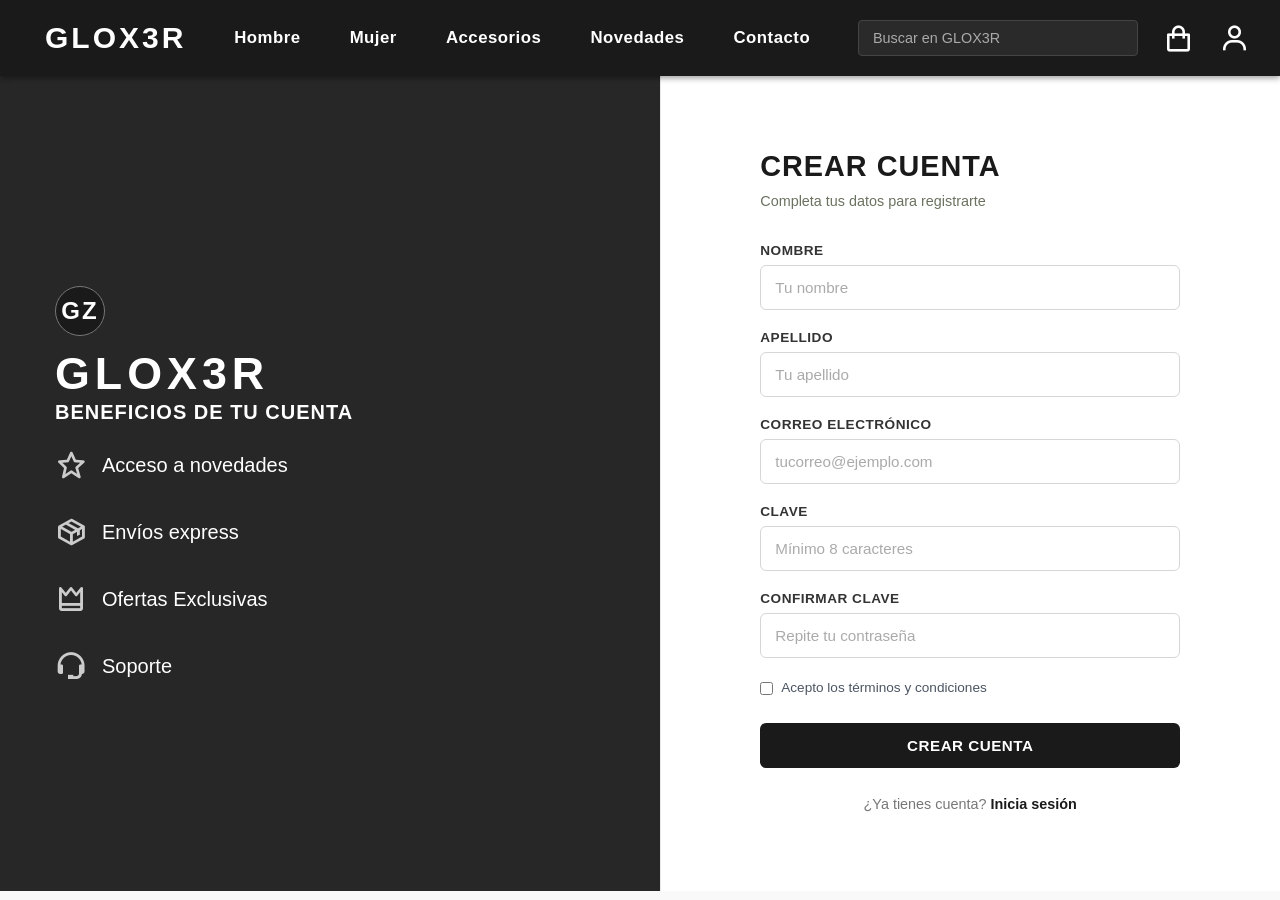
<file: html/registro_sesion.html>
<!DOCTYPE html>
<html lang="es">
<head>
    <meta charset="UTF-8">
    <meta name="viewport" content="width=device-width, initial-scale=1.0">
    <title>Crear cuenta</title>
    <link rel="icon" href="../favicon/icono.jpg" type="image/jpg">
    <link href='https://unpkg.com/boxicons@2.1.4/css/boxicons.min.css' rel='stylesheet'>
    <link rel="stylesheet" href="../css/app.css">
    <link rel="stylesheet" href="../css/registro_sesion.css">
    <script defer src="../js/catalogo.js"></script>
    <script defer src="../js/app.js"></script>
    <script defer src="../js/registro_sesion.js"></script>
</head>
<body>

<header class="navbar">
    <button type="button" class="menu-icon" aria-label="Abrir menú de navegación" aria-expanded="false" aria-controls="menu-principal">☰</button>
    <div class="logo">
        <a href="../index.html">GLOX3R</a>
    </div>

    <nav class="categorias" id="menu-principal" aria-label="Navegación principal">
        <ul>
            <li><a href="catalogo_hombre.html">Hombre</a></li>
            <li><a href="catalogo_mujer.html">Mujer</a></li>
            <li><a href="accesorios.html">Accesorios</a></li>
            <li><a href="novedades.html">Novedades</a></li>
            <li><a href="contacto.html">Contacto</a></li>
        </ul>
    </nav>

    <div class="acciones">
        <form role="search">
            <input type="search" name="q" aria-label="Buscar productos" placeholder="Buscar en GLOX3R" autocomplete="off">
        </form>
        <a href="carrito_1.html" class="icono" aria-label="Ver carrito de compras">
            <i class='bx bx-shopping-bag'></i>
        </a>
        <a href="Inicio_sesion.html" class="icono" aria-label="Iniciar sesión">
            <i class='bx bx-user'></i>
        </a>
    </div>
</header>

<main class="contenedor">
    <section class="columna-beneficios">
        <div class="marca">GZ</div>
        <h1 class="izquierda_titulo">GLOX3R</h1>

        <h2>BENEFICIOS DE TU CUENTA</h2>

        <ul class="lista-beneficios">
            <li>
                <i class='bx bx-star'></i>
                <span>Acceso a novedades</span>
            </li>
            <li>
                <i class='bx bx-package'></i>
                <span>Envíos express</span>
            </li>
            <li>
                <i class='bx bx-crown'></i>
                <span>Ofertas Exclusivas</span>
            </li>
            <li>
                <i class='bx bx-support'></i>
                <span>Soporte</span>
            </li>
        </ul>
    </section>

    <section class="columna-formulario">
        <div class="formulario">
            <h2>CREAR CUENTA</h2>
            <p class="subtitulo">Completa tus datos para registrarte</p>

            <form id="form-registro" class="formulario-login" novalidate>

                <div class="campo">
                    <label for="nombre">Nombre</label>
                    <input type="text" id="nombre" name="nombre" placeholder="Tu nombre" required>
                </div>

                <div class="campo">
                    <label for="apellido">Apellido</label>
                    <input type="text" id="apellido" name="apellido" placeholder="Tu apellido" required>
                </div>

                <div class="campo">
                    <label for="correo">Correo Electrónico</label>
                    <input type="email" id="correo" name="correo" placeholder="tucorreo@ejemplo.com" required>
                </div>

                <div class="campo">
                    <label for="clave">Clave</label>
                    <input type="password" id="clave" name="clave" placeholder="Mínimo 8 caracteres" minlength="8" required>
                </div>

                <div class="campo">
                    <label for="clave2">Confirmar clave</label>
                    <input type="password" id="clave2" name="clave2" placeholder="Repite tu contraseña" minlength="8" required>
                </div>

                <div class="opciones">
                    <label class="checkbox-label">
                        <input type="checkbox" name="terminos" required>
                        <span>Acepto los términos y condiciones</span>
                    </label>
                </div>

                <p id="mensaje-formulario" class="mensaje-formulario" role="alert"></p>
                <button type="submit" class="btn-iniciar">Crear cuenta</button>
            </form>

            <p class="texto-registro">
                ¿Ya tienes cuenta? <a href="Inicio_sesion.html">Inicia sesión</a>
            </p>
        </div>
    </section>
</main>

</body>
</html>
</file>
<file: css/app.css>
.navbar {
    width: 100%;
    box-sizing: border-box;
    background-color: #1a1a1a;
    color: #ffffff;
    padding: 20px 30px;
    display: flex;
    align-items: center;
    justify-content: space-between;
    box-shadow: 0 2px 6px rgba(0, 0, 0, 0.4);
    position: relative;
    z-index: 10;
    line-height: normal;
}

.menu-icon {
    display: none;
    background: none;
    border: 0;
    padding: 0;
    font-family: inherit;
    line-height: 1;
    color: #ffffff;
}

.logo {
    font-size: 30px;
    font-family: 'Segoe UI', Tahoma, Geneva, Verdana, sans-serif;
    font-weight: bold;
    letter-spacing: 3px;
    cursor: pointer;
    color: #ffffff;
    margin-left: 15px;
    margin-right: auto;
}

.logo a {
    text-decoration: none;
    color: #ffffff;
}

.categorias {
    flex: 1;
    display: flex;
    justify-content: center;
}

.categorias ul {
    display: flex;
    align-items: center;
    gap: 25px;
    margin-left: auto;
    margin-right: auto;
    margin-top: 0;
    margin-bottom: 0;
    padding: 0;
    list-style: none;
}

.categorias a {
    color: #ffffff;
    text-decoration: none;
    font-weight: 600;
    font-size: 1.05rem;
    font-family: 'Segoe UI', Tahoma, Geneva, Verdana, sans-serif;
    letter-spacing: 0.5px;
    white-space: nowrap;
    display: inline-block;
    padding: 8px 12px;
    border-radius: 20px;
    transition: color 0.3s, background-color 0.3s;
}

.categorias a:hover {
    color: #cccccc;
    background-color: rgba(255, 255, 255, 0.1);
}

.acciones {
    display: flex;
    align-items: center;
    gap: 15px;
}

.acciones form {
    margin: 0;
}

.acciones input {
    display: block;
    box-sizing: border-box;
    width: 280px;
    height: 36px;
    padding: 8px 14px;
    border-radius: 4px;
    border: 1px solid #444;
    background-color: #2a2a2a;
    color: #fdfcfc;
    outline: none;
    font-family: 'Segoe UI', Tahoma, Geneva, Verdana, sans-serif;
    font-size: 0.9rem;
    line-height: 1.2;
}

.acciones input::placeholder {
    color: #aaa;
    opacity: 1;
}

.acciones input::placeholder {
    color: #aaa;
}

.icono {
    font-size: 31px;
    color: #ffffff;
    margin-left: 10px;
    cursor: pointer;
    text-decoration: none;
    transition: color 0.3s;
    display: flex;
    align-items: center;
}

.icono:hover {
    color: #cccccc;
}

.navbar a.icono {
    position: relative;
}

.menu-icon:focus-visible,
.btn-cantidad:focus-visible,
.btn-eliminar:focus-visible {
    outline: 2px solid #ffffff;
    outline-offset: 2px;
}

.navbar a:focus-visible,
.acciones input:focus-visible {
    outline: 2px solid #ffffff;
    outline-offset: 2px;
}

.insignia-carrito {
    position: absolute;
    top: -6px;
    right: -8px;
    min-width: 18px;
    height: 18px;
    padding: 0 5px;
    border-radius: 9px;
    background: #d93025;
    color: #fff;
    font-size: 11px;
    font-weight: 700;
    line-height: 18px;
    text-align: center;
    font-family: 'Segoe UI', Tahoma, Geneva, Verdana, sans-serif;
}

.insignia-carrito[hidden] {
    display: none;
}

.aviso-glox3r {
    position: fixed;
    left: 50%;
    bottom: 24px;
    transform: translate(-50%, 20px);
    z-index: 1000;
    max-width: calc(100% - 32px);
    padding: 12px 20px;
    border-radius: 8px;
    background: #1a1a1a;
    color: #fff;
    font-size: 14px;
    text-align: center;
    box-shadow: 0 6px 20px rgba(0, 0, 0, 0.3);
    opacity: 0;
    pointer-events: none;
    transition: opacity 0.25s, transform 0.25s;
}

.aviso-glox3r.visible {
    opacity: 1;
    transform: translate(-50%, 0);
}

.imagen-neutra {
    display: flex;
    align-items: center;
    justify-content: center;
    text-align: center;
    background-color: #e2e2e2;
    color: #555;
    font-weight: 600;
    font-size: 0.95rem;
    line-height: 1.3;
}

.foto-producto .imagen-neutra {
    width: 100%;
    height: 100%;
    padding: 8px;
    font-size: 0.8rem;
}

.etiqueta-categoria {
    display: block;
    font-size: 0.75rem;
    color: #777;
    margin: -4px 0 8px;
}

.mensaje-vacio,
.resumen-resultados {
    grid-column: 1 / -1;
    color: #555;
    font-size: 1rem;
}

.resumen-resultados {
    margin: 0 0 24px;
}

.catalogo-container h1.titulo-resultados {
    font-size: 1.8rem;
    margin-bottom: 8px;
}

.boton-carrito,
.btn-action {
    cursor: pointer;
}

.info-producto .talla label {
    cursor: pointer;
}

.select-talla {
    padding: 4px 8px;
    border: 1px solid #ccc;
    background: #fff;
    font-size: 15px;
}

.subtotal-linea {
    margin-top: 6px;
    font-size: 15px;
    color: #444;
}

.grupo-cantidad {
    display: flex;
    align-items: center;
    gap: 6px;
}

.btn-cantidad {
    width: 40px;
    height: 40px;
    border: 1px solid #ccc;
    background: #fff;
    font-size: 20px;
    line-height: 1;
    cursor: pointer;
}

.btn-cantidad:disabled {
    opacity: 0.4;
    cursor: not-allowed;
}

.controles-producto .btn-eliminar {
    background: none;
    border: 0;
    cursor: pointer;
    padding: 6px;
    font-family: inherit;
}

.controles-producto .cantidad {
    width: 60px;
    height: 40px;
    padding: 4px;
}

.carrito-vacio {
    background: #fff;
    border: 1px solid #ccc;
    padding: 50px 30px;
    text-align: center;
}

.carrito-vacio p {
    font-size: 18px;
    margin-bottom: 20px;
}

.btn-seguir {
    display: inline-block;
    padding: 12px 24px;
    background: #111;
    color: #fff;
    text-decoration: none;
    font-weight: bold;
}

.btn-pagar[aria-disabled="true"],
.btn-confirmar:disabled {
    opacity: 0.5;
    cursor: not-allowed;
}

.error-campo {
    display: block;
    margin: -8px 0 12px;
    color: #d93025;
    font-size: 13px;
}

.error-campo:empty {
    display: none;
}

[aria-invalid="true"] {
    border-color: #d93025 !important;
}

.mensaje-formulario,
.estado-formulario {
    margin: 10px 0;
    font-size: 14px;
    line-height: 1.4;
}

.mensaje-formulario:empty,
.estado-formulario:empty {
    display: none;
}

.mensaje-formulario.error,
.estado-formulario.error {
    color: #d93025;
}

.mensaje-formulario.ok {
    color: #1e7e34;
}

.mensaje-formulario.info,
.estado-formulario.info {
    color: #444;
}

.aviso-vacio {
    background: #fff4e5;
    border: 1px solid #f0c36d;
    padding: 12px 16px;
    margin-bottom: 20px;
    font-size: 14px;
}

.aviso-vacio[hidden] {
    display: none;
}

@media (max-width: 1100px) {
    .navbar {
        flex-wrap: wrap;
    }

    .categorias ul {
        flex-wrap: wrap;
        justify-content: center;
    }

    .acciones {
        gap: 10px;
    }
}

@media (max-width: 768px) {
    .navbar {
        padding: 15px;
    }

    .menu-icon {
        display: block;
    }

    .categorias {
        display: none;
        width: 100%;
    }

    .navbar.menu-abierto .categorias {
        display: block;
    }

    .categorias ul {
        flex-direction: column;
        align-items: center;
    }

    .acciones {
        width: 100%;
        justify-content: center;
    }
}
</file>
<file: css/catalogos.css>
* {
    margin: 0;
    padding: 0;
    box-sizing: border-box;
}

body {
    font-family: 'Segoe UI', Tahoma, Geneva, Verdana, sans-serif;
    background-color: #f9f9f9;
    color: #333333;
}

.catalogo-container {
    max-width: 1200px;
    margin: 40px auto;
    padding: 0 20px;
}

.catalogo-header {
    margin-bottom: 40px;
    width: 100%;
}

.banner-seccion-full {
    position: relative;
    width: 100%;
    height: 420px;
    overflow: hidden;
    margin-bottom: 40px;

}

.banner-seccion-full .carousel-inner,
.banner-seccion-full .carousel-item {
    width: 100%;
    height: 100%;
}

.banner-seccion-full .imagen-banner {
    width: 100%;
    height: 100%;
    object-fit: cover;
    display: block;
}

.banner-seccion-full .titulo-banner {
    position: absolute;
    left: 60px;
    top:50%;
    transform: translateY(-50%);
    font-size: 3.5rem;
    font-weight: 800;
    color: #1a1a1a;
    z-index: 10;
    margin: 0;
    pointer-events: none;
}

.productos-caja {
    display: grid;
    grid-template-columns: repeat(4, minmax(0, 1fr));
    gap: 30px;
    width: 100%;
}

.producto-carta {
    background: #fff;
    border-radius: 15px;
    overflow: hidden;
    box-shadow: 0 4px 15px rgba(0, 0, 0, 0.1);
    transition: transform 0.3s ease;
    display: flex;
    flex-direction: column;
    width: 100%;
    padding: 8px;
}

.producto-carta:hover {
    transform: translateY(-5px);
}

.imagen-producto {
    width: 100%;
    height: 250px;
    border-radius: 15px;
    padding: 0;
    background-color: #e2e2e2;
    object-fit: cover;
    display: block;
}

.informacion-producto {
    padding: 20px;
    display: flex;
    flex-direction: column;
    flex-grow: 1;
    justify-content: space-between;
}

.nombre-producto {
    font-size: 1.05rem;
    font-weight: 600;
    margin: 0 0 10px 0;
}

.precio-producto {
    font-size: 1rem;
    color: #333;
    font-weight: bold;
    margin-bottom: 15px;
}

.boton-carrito {
    background-color: #000;
    color: #fff;
    border: none;
    padding: 12px;
    text-transform: uppercase;
    font-size: 0.8rem;
    font-weight: bold;
    letter-spacing: 1px;
    border-radius: 4px;
    cursor: pointer;
    transition: background-color 0.2s;
    width: 100%;
}

.boton-carrito:hover {
    background-color: #333;
}

footer {
    margin-top: 80px;
    padding: 40px 50px;
    border-top: 1px solid #ddd;
    text-align: center;
}

.logo-pie-pagina {
    font-size: 24px;
    font-weight: bold;
    letter-spacing: 3px;
    margin-bottom: 15px;
}

footer p {
    font-size: 14px;
    color: #666;
}

.enlaces-footer {
    margin-top: 20px;
    display: flex;
    justify-content: center;
    flex-wrap: wrap;
    gap: 15px;
}

.enlaces-footer a {
    color: #555;
    text-decoration: none;
    font-size: 13px;
}

.enlaces-footer a:hover {
    text-decoration: underline;
}

@media (max-width: 768px) {
    .banner-seccion-full {
        height: 250px;
    }

    .banner-seccion-full .titulo-banner {
        left: 20px;
        font-size: 2rem;
    }

    .productos-caja {
        grid-template-columns: repeat(2, 1fr);
        gap: 15px;
    }
}

@media (max-width: 480px) {
    .productos-caja {
        grid-template-columns: 1fr;
    }
}
</file>
<file: css/carrito.css>
* {
    margin: 0;
    padding: 0;
    box-sizing: border-box;
}

body {
    font-family: Arial, sans-serif;
    background-color: #efefef; 
    color: #333333;
    display: flex;
    flex-direction: column;
    min-height: 100vh;
}

.seccion-carrito {
    flex: 1; 
    max-width: 1200px; 
    margin: 50px auto; 
    padding: 0 20px;
    width: 100%;
}

.seccion-carrito h1 {
    font-size: 28px;
    color: #111111;
    margin-bottom: 40px;
    border-bottom: 2px solid #111111;
    display: inline-block;
    padding-bottom: 10px;
}

.contenedor-columnas {
    display: flex;
    justify-content: space-between;
    gap: 40px; 
}


.columna-productos {
    flex: 2; 
    display: flex;
    flex-direction: column;
    gap: 30px; 
}

.caja-producto {
    background-color: #ffffff;
    border: 1px solid #cccccc;
    padding: 30px; 
    display: flex; 
    align-items: center;
    gap: 30px; 
}

.foto-producto {
    height: 180px;
    width: 150px; 
    background-color: #ffffff; 
    display: flex;
    align-items: center;
    justify-content: center;
}

.foto-producto img {
    width: 100%;
    height: 100%;
    object-fit: contain;
}

.info-producto {
    flex: 1; 
}

.info-producto h2 {
    font-size: 20px; 
    margin-bottom: 8px;
    color: #111111;
}

.info-producto .talla {
    font-size: 15px;
    color: #666666;
    margin-bottom: 12px;
}

.info-producto .precio {
    font-size: 18px;
    font-weight: bold;
    color: #111111;
}

.controles-producto {
    display: flex;
    flex-direction: column;
    align-items: center;
    gap: 15px;
}

.controles-producto .cantidad {
    width: 70px;
    padding: 8px;
    text-align: center;
    border: 1px solid #cccccc;
    font-size: 16px;
    appearance: textfield;
}

.controles-producto .cantidad::-webkit-inner-spin-button,
.controles-producto .cantidad::-webkit-outer-spin-button {
    -webkit-appearance: none;
    margin: 0;
}

.controles-producto .btn-eliminar {
    font-size: 14px;
    color: #888888;
    text-decoration: underline;
}


.columna-resumen {
    flex: 1; 
    background-color: #ffffff;
    border: 1px solid #cccccc;
    padding: 40px 30px; 
    height: max-content; 
}

.columna-resumen h2 {
    font-size: 20px;
    margin-bottom: 30px;
    color: #111111;
}

.fila-resumen {
    display: flex;
    justify-content: space-between; 
    margin-bottom: 20px;
    font-size: 15px;
    color: #333333;
}

.linea {
    border: none;
    border-top: 1px solid #cccccc;
    margin: 25px 0;
}

.fila-resumen.total {
    font-size: 20px;
    font-weight: bold;
    color: #111111;
}

.btn-pagar {
    width: 100%;
    padding: 18px;
    background-color: #111111;
    color: #ffffff;
    border: none;
    font-size: 16px;
    font-weight: bold;
    margin-top: 25px;
    cursor: pointer;
}

footer {
    margin-top: 100px;
    padding: 40px 50px;
    border-top: 1px solid #ddd;
    text-align: center;
}

.logo-pie-pagina {
    font-size: 24px;
    font-weight: bold;
    letter-spacing: 3px;
    margin-bottom: 15px;
}

footer p {
    font-size: 14px;
    color: #666;
}

.enlaces-footer {
    margin-top: 20px;
    display: flex;
    justify-content: center;
    flex-wrap: wrap;
    gap: 15px;
}

.enlaces-footer a {
    color: #555;
    text-decoration: none;
    font-size: 13px;
}

.enlaces-footer a:hover {
    text-decoration: underline;
}

@media (max-width: 768px) {
    .contenedor-columnas { flex-direction: column; }
    .caja-producto,
    .columna-resumen { width: 100%; }
}
</file>
<file: css/contacto.css>
* {
    margin: 0;
    padding: 0;
    box-sizing: border-box;
    font-family: inherit;
}

body {
    font-family: 'Segoe UI', Tahoma, Geneva, Verdana, sans-serif;
    background-color: #f9f9f9;
    color: #333333;
    min-height: 100vh;
    display: flex;
    flex-direction: column;
}

.contacto {
    width: 100%;
    max-width: 1200px;
    margin: 60px auto;
    padding: 0 30px;
}

.contacto h1 {
    font-size: 2.3rem;
    color: #1a1a1a;
    text-align: center;
    margin-bottom: 15px;
}

.contacto-intro {
    max-width: 700px;
    margin: 0 auto 45px;
    text-align: center;
    color: #666666;
    font-size: 1rem;
    line-height: 1.7;
}

.contacto-contenido {
    display: flex;
    align-items: stretch;
    gap: 35px;
}

.contacto-datos {
    flex: 1;
    display: flex;
    flex-direction: column;
    justify-content: center;
    gap: 25px;
    padding: 35px;
    background-color: #f0f0f0;
    border-radius: 8px;
}

.dato {
    display: flex;
    align-items: center;
    gap: 18px;
}

.dato i {
    font-size: 30px;
    color: #1a1a1a;
    min-width: 35px;
}

.dato h3 {
    font-size: 1rem;
    color: #1a1a1a;
    margin-bottom: 5px;
}

.dato p {
    font-size: 0.95rem;
    color: #666666;
    line-height: 1.5;
}

.contacto-formulario {
    flex: 1;
    padding: 35px;
    background-color: #ffffff;
    border: 1px solid #e5e5e5;
    border-radius: 8px;
    box-shadow: 0 4px 15px rgba(0, 0, 0, 0.06);
}

.contacto-formulario h2 {
    font-size: 1.5rem;
    color: #1a1a1a;
    margin-bottom: 25px;
}

.campo {
    margin-bottom: 20px;
}

.campo label {
    display: block;
    font-size: 0.9rem;
    font-weight: 600;
    color: #333333;
    margin-bottom: 8px;
}

.campo input,
.campo textarea {
    width: 100%;
    padding: 12px 14px;
    border: 1px solid #d1d1d1;
    border-radius: 4px;
    font-size: 0.95rem;
    color: #333333;
    background-color: #ffffff;
    outline: none;
    transition: border-color 0.3s, box-shadow 0.3s;
}

.campo input:focus,
.campo textarea:focus {
    border-color: #1a1a1a;
    box-shadow: 0 0 0 2px rgba(26, 26, 26, 0.1);
}

.campo input::placeholder,
.campo textarea::placeholder {
    color: #999999;
}

.campo textarea {
    min-height: 130px;
    resize: vertical;
}

.btn-enviar {
    width: 100%;
    padding: 14px;
    background-color: #1a1a1a;
    color: #ffffff;
    border: none;
    border-radius: 4px;
    font-size: 0.95rem;
    font-weight: 700;
    text-transform: uppercase;
    cursor: pointer;
    transition: background-color 0.3s, transform 0.2s;
}

.btn-enviar:hover {
    background-color: #333333;
}

.btn-enviar:active {
    transform: scale(0.98);
}

.btn-enviar:focus-visible {
    outline: 2px solid #1a1a1a;
    outline-offset: 3px;
}

.estado-formulario {
    margin-top: 12px;
    font-size: 0.9rem;
    line-height: 1.5;
}

.estado-formulario:empty {
    display: none;
}

.estado-formulario.error {
    color: #d93025;
}

.estado-formulario.ok {
    color: #1e7e34;
}

footer {
    margin-top: auto;
    padding: 35px 25px;
    background-color: #1a1a1a;
    color: #ffffff;
    text-align: center;
}

.logo-pie-pagina {
    font-size: 1.6rem;
    font-weight: bold;
    letter-spacing: 3px;
    margin-bottom: 10px;
}

footer p {
    color: #bbbbbb;
    font-size: 0.9rem;
    margin-bottom: 18px;
}

.enlaces-footer {
    display: flex;
    justify-content: center;
    flex-wrap: wrap;
    gap: 15px 25px;
}

.enlaces-footer a {
    color: #ffffff;
    text-decoration: none;
    font-size: 0.9rem;
    transition: color 0.3s;
}

.enlaces-footer a:hover {
    color: #bbbbbb;
}

@media (max-width: 768px) {
    .contacto-contenido { flex-direction: column; }
    .contacto-datos,
    .contacto-formulario { width: 100%; }
}
</file>
<file: css/inicio.css>
* {
    margin: 0;
    padding: 0;
    box-sizing: border-box;
    font-family: inherit;
}
body {
    font-family: 'Segoe UI', Tahoma, Geneva, Verdana, sans-serif;
    background-color: #f9f9f9;
    color: #333333;
    display: flex;
    flex-direction: column;
}

.contenedor {
    display: flex;
    flex: 1;
    min-height: calc(100vh - 85px);
}

.columna-beneficios {
    flex: 1;
    background-color: #f8f9fa;
    padding: 50px 60px;
    display: flex;
    flex-direction: column;
    justify-content: center;
    border-right: 1px solid #e5e7eb;
}

.columna-beneficios .marca {
    font-size: 1.5rem;
    font-weight: 900;
    letter-spacing: 2px;
    background-color: #1a1a1a;
    color: #ffffff;
    width: 50px;
    height: 50px;
    display: flex;
    align-items: center;
    justify-content: center;
    border-radius: 50%;
    margin-bottom: 12px;
}
.columna-beneficios .titulo {
    font-size: 30px;
    font-weight: 800;
    letter-spacing: 2px;
    margin-bottom: 30px;
    color: #1a1a1a;
}

.columna-beneficios h2 {
    font-size: 20px;
    text-transform: uppercase;
    letter-spacing: 1px;
    margin-bottom: 25px;
    font-weight: 700;
    color: #333333;
}
.lista-beneficios {
    list-style: none;
    display: flex;
    flex-direction: column;
    gap: 35px;
}

.lista-beneficios li {
    display: flex;
    align-items: center;
    gap: 15px;
    font-size: 20px;
    color: #4b5563;
}

.lista-beneficios li i {
    font-size: 2rem;
    color: #1a1a1a;
}

.columna-formulario {
    flex: 1;
    display: flex;
    justify-content: center;
    align-items: center;
    padding: 40px 35px;
    background-color: #ffffff;
}

.formulario {
    width: 100%;
    max-width: 420px;
}
.formulario h2 {
    font-size: 1.8rem;
    font-weight: 800;
    text-transform: uppercase;
    letter-spacing: 1px;
    margin-bottom: 8px;
    color: #1a1a1a;
}
.formulario .subtitulo {
    color: #6b7280;
    font-size: 0.9rem;
    margin-bottom: 30px;
}

.formulario-login .campo {
    margin-bottom: 20px;
}

.campo-header {
    display: flex;
    justify-content: space-between;
    align-items: center;
    margin-bottom: 8px;
}

.campo label {
    display: block;
    font-size: 0.85rem;
    font-weight: 600;
    color: #374151;
    text-transform: uppercase;
    letter-spacing: 0.5px;
}

.clave_olvidada {
    font-size: 0.8rem;
    color: #4b5563;
    text-decoration: none;
    transition: color 0.2s;
}
.clave_olvidada:hover {
    color: #1a1a1a;
    text-decoration: underline;
}

.formulario-login input[type="email"],
.formulario-login input[type="password"] {
    width: 100%; 
    padding: 12px 16px; 
    border: 1px solid #d1d5db; 
    border-radius: 4px; 
    font-size: 0.95rem; 
    outline: none;
}
.formulario-login input:focus { 
    border-color: #1a1a1a; 
    box-shadow: 0 0 0 2px rgba(26,26,26,0.1); 
}

.checkbox-label { 
    display: flex; 
    align-items: center; 
    gap: 8px; 
    font-size: 0.85rem; 
    color: #4b5563; 
    cursor: pointer; 
    margin-bottom: 25px; 
}

.checkbox-label input { 
    width: 16px; 
    height: 16px; 
    accent-color: #1a1a1a; 
    cursor: pointer; 
}

.btn-iniciar {
    width: 100%; 
    background: #1a1a1a; 
    color: #fff; 
    border: none; 
    padding: 14px;
    font-size: 0.95rem; 
    font-weight: 700; 
    text-transform: uppercase; 
    cursor: pointer; 
    border-radius: 4px;
    transition: background-color 0.3s, transform 0.2s;
}
.btn-iniciar:hover { 
    background: #333; 
}

.texto-registro { 
    text-align: center; 
    margin-top: 25px; 
    font-size: 0.9rem; 
    color: #777;
    line-height: 1.6; 
}
.texto-registro a { 
    color: #1a1a1a; 
    font-weight: 700; 
    text-decoration: none; 
}

@media (max-width: 768px) {
    .contenedor { flex-direction: column; }
    .columna-beneficios,
    .columna-formulario { width: 100%; }
}
</file>
<file: css/muestra_pago.css>
* {
    margin: 0;
    padding: 0;
    box-sizing: border-box;
}

body {
    font-family: Arial, sans-serif;
    background-color: #efefef; 
    color: #333333;
    display: flex;
    flex-direction: column;
    min-height: 100vh;
}

.seccion-confirmacion {
    flex: 1; 
    display: flex;
    justify-content: center;
    align-items: center;
    padding: 60px 20px;
}

.caja-ticket {
    background-color: #ffffff;
    border: 1px solid #cccccc;
    width: 100%;
    max-width: 500px; 
    padding: 50px 40px;
    text-align: center;
    box-shadow: 0 10px 30px rgba(0,0,0,0.05);
}

.caja-ticket h1 {
    font-size: 24px;
    color: #111111;
    letter-spacing: 2px;
    margin-bottom: 10px;
}

.numero-orden {
    font-size: 14px;
    color: #666666;
    font-weight: bold;
    letter-spacing: 1px;
    margin-bottom: 30px;
}

.linea-ticket {
    border: none;
    border-top: 2px dashed #cccccc; 
    margin: 0 0 30px 0;
}

.mensaje-gracias {
    font-size: 15px;
    color: #444444;
    line-height: 1.6;
    margin-bottom: 30px;
}

.detalles-rapidos {
    background-color: #f9f9f9;
    padding: 20px;
    margin-bottom: 40px;
    border: 1px solid #eeeeee;
}

.detalles-rapidos p {
    font-size: 13px;
    color: #111111;
    margin: 5px 0;
    letter-spacing: 1px;
}

.btn-volver {
    display: inline-block;
    width: 100%;
    padding: 18px;
    background-color: #111111;
    color: #ffffff;
    text-decoration: none;
    font-size: 14px;
    font-weight: bold;
    letter-spacing: 2px;
    transition: background-color 0.3s;
}

.btn-volver:hover {
    background-color: #333333;
}

.pie-pagina {
    background-color: #e5e5e5; 
    padding: 30px 60px;
    border-top: 1px solid #cccccc;
    width: 100%;
}

.footer-logo h2 { 
    font-size: 24px; 
    font-weight: bold; 
    color: #333333; 
    margin-bottom: 15px;
}

.footer-inferior {
    text-align: left; 
}

.texto-copyright { 
    font-size: 12px; 
    color: #111111; 
    line-height: 1.5;
}

@media (max-width: 600px) {
    .seccion-confirmacion { padding: 30px 15px; }
    .caja-ticket { padding: 30px 20px; }
    .pie-pagina { padding: 25px 20px; }
}
</file>
<file: css/novedades.css>
* {
    margin: 0;
    padding: 0;
    box-sizing: border-box;
}

body {
    font-family: 'Segoe UI', Tahoma, Geneva, Verdana, sans-serif;
    background-color: #f9f9f9;
    color: #333333;
}

.Descubre-novedades {
    text-align: center;
    padding: 40px 20px;
    max-width: 1100px;
    margin: 0 auto;
}

.Descubre-novedades h1 {
    font-size: 40px;
    margin-bottom: 30px;
    color: #111;
}

.Descubre-novedades p {
    max-width: 850px;
    margin: 0 auto 40px auto;
    line-height: 1.5;
    color: #555;
    font-size: 16px;
}

.novedades-bloque{
    display: flex;
    justify-content: center;
    gap: 40px;
    flex-wrap: wrap;
}

.item-somos {
    width: 260px;
    text-align: center;
}

.imagen {
    width: 100%;
    height: 320px;
    background: #e8e8e8;
    color: #333;
    border-radius: 4px;
    border: 1px solid #d0d0d0;
    display: flex;
    align-items: center;
    justify-content: center;
    font-size: 15px;
    font-weight: 500;
    box-shadow: 0 4px 6px rgba(0, 0, 0, 0.05);
    transition: transform 0.3s ease, box-shadow 0.3s ease, background-color 0.3s ease;
}

.imagen:hover {
    transform: translateY(-8px);
    box-shadow: 0 10px 20px rgba(0, 0, 0, 0.15);
    background-color: #dfdfdf;
}

.titulo-item {
    font-family: 'Segoe UI', Tahoma, Geneva, Verdana, sans-serif;
    margin-top: 15px;
    font-size: 16px;
    font-weight: bold;
    color: #222;
}

.imagen img {
    width: 100%;
    height: 100%;
    object-fit: cover;
    border-radius: 4px;
}

footer {
    margin-top: 80px;
    padding: 40px 50px;
    border-top: 1px solid #ddd;
    text-align: center;
}

.logo-pie-pagina {
    font-size: 24px;
    font-weight: bold;
    letter-spacing: 3px;
    margin-bottom: 15px;
}

footer p {
    font-size: 14px;
    color: #666;
}

.enlaces-footer {
    margin-top: 20px;
    display: flex;
    justify-content: center;
    flex-wrap: wrap;
    gap: 15px;
}

.enlaces-footer a {
    color: #555;
    text-decoration: none;
    font-size: 13px;
}

.enlaces-footer a:hover {
    text-decoration: underline;
}

@media (max-width: 600px) {
    .Descubre-novedades h1 { font-size: 28px; }
    .novedades-bloque { gap: 25px; }
    .item-somos { width: 100%; max-width: 300px; }
    .imagen { height: 280px; }
}
</file>
<file: css/proceder_pago.css>
* {
    margin: 0;
    padding: 0;
    box-sizing: border-box;
}

body {
    font-family: Arial, sans-serif;
    background-color: #efefef; 
    color: #333333;
    display: flex;
    flex-direction: column;
    min-height: 100vh;
}

.seccion-checkout {
    flex: 1; 
    max-width: 1200px; 
    margin: 50px auto; 
    padding: 0 20px;
    width: 100%;
}

.seccion-checkout h1 {
    font-size: 28px;
    color: #111111;
    margin-bottom: 40px;
    border-bottom: 2px solid #111111;
    display: inline-block;
    padding-bottom: 10px;
}

.contenedor-columnas {
    display: flex;
    justify-content: space-between;
    gap: 40px; 
}


.columna-formulario {
    flex: 2; 
    display: flex;
    flex-direction: column;
    gap: 40px; 
}

.bloque-formulario {
    background-color: #ffffff;
    border: 1px solid #cccccc;
    padding: 30px; 
}

.bloque-formulario h2 {
    font-size: 16px;
    color: #111111;
    margin-bottom: 20px;
    letter-spacing: 1px;
}


.input-texto {
    width: 100%;
    padding: 12px;
    margin-bottom: 15px;
    border: 1px solid #cccccc;
    font-size: 14px;
    outline: none;
}

.fila-inputs {
    display: flex;
    gap: 15px;
    margin-bottom: 15px;
}

.input-mitad {
    flex: 1;
    padding: 12px;
    border: 1px solid #cccccc;
    font-size: 14px;
    outline: none;
}


.opciones-radio {
    display: flex;
    flex-direction: column;
    gap: 15px;
}

.radio-label {
    display: flex;
    align-items: center;
    gap: 10px;
    font-size: 14px;
    cursor: pointer;
}

.radio-label input {
    cursor: pointer;
}


.caja-tarjeta {
    background-color: #f9f9f9; 
    padding: 20px;
    border: 1px solid #e0e0e0;
}

.btn-confirmar {
    width: 100%;
    padding: 20px;
    background-color: #111111;
    color: #ffffff;
    border: none;
    font-size: 18px;
    font-weight: bold;
    cursor: pointer;
    transition: background 0.3s;
}

.btn-confirmar:hover {
    background-color: #333333;
}


.columna-resumen {
    flex: 1; 
    background-color: #ffffff;
    border: 1px solid #cccccc;
    padding: 40px 30px; 
    height: max-content; 
    position: sticky;
    top: 20px;
}

.columna-resumen h2 {
    font-size: 20px;
    margin-bottom: 25px;
    color: #111111;
}

.mini-productos p {
    font-size: 13px;
    color: #666666;
    margin-bottom: 10px;
}

.fila-resumen {
    display: flex;
    justify-content: space-between; 
    margin-bottom: 20px;
    font-size: 15px;
    color: #333333;
}

.linea {
    border: none;
    border-top: 1px solid #cccccc;
    margin: 25px 0;
}

.fila-resumen.total {
    font-size: 20px;
    font-weight: bold;
    color: #111111;
}

.texto-seguro {
    text-align: center;
    font-size: 12px;
    color: #888888;
    margin-top: 20px;
}


.pie-pagina {
    background-color: #e5e5e5; 
    padding: 30px 60px;
    border-top: 1px solid #cccccc;
    width: 100%;
}

.footer-logo h2 { 
    font-size: 24px; 
    font-weight: bold; 
    color: #333333; 
    margin-bottom: 15px;
}

.footer-inferior {
    text-align: left; 
}

.texto-copyright { 
    font-size: 12px; 
    color: #111111; 
    line-height: 1.5;
}

@media (max-width: 768px) {
    .contenedor-columnas { flex-direction: column; }
    .columna-resumen { position: static; }
    .fila-inputs { flex-direction: column; }
    .bloque-formulario, .columna-resumen { padding: 20px; }
}
</file>
<file: css/registro_sesion.css>
* {
    margin: 0;
    padding: 0;
    box-sizing: border-box;
}

body {
    font-family: 'Segoe UI', Tahoma, Geneva, Verdana, sans-serif;
    background-color: #f9f9f9;
    color: #333333;
    min-height: 100vh;
}

.contenedor {
    display: flex;
    width: 100%;
    min-height: calc(100vh - 85px);
}

.columna-beneficios {
    flex: 1;
    display: flex;
    flex-direction: column;
    justify-content: center;
    padding: 55px;
    background-color: #272727;
    border-right: 1px solid #e5e7eb;
    color: #fff;
}

.marca {
    display: flex;
    align-items: center;
    justify-content: center;
    color: #ffffff;
    width: 50px;
    height: 50px;
    margin-bottom:12px;
    border: 1px solid #777;
    border-radius: 50%;
    font-size: 1.5rem;
    font-weight: 900;
    letter-spacing: 2px;
    background-color: #1a1a1a;

}

.izquierda_titulo {
    margin-bottom: 2px;
    font-size: 2.8rem;
    font-weight: 800;
    letter-spacing: 5px;
}

.columna-beneficios h2 {
    font-size: 20px;
    text-transform: uppercase;
    letter-spacing: 1px;
    margin-bottom: 25px;
    font-weight: 700;
    color: #ffffff;
}

.lista-beneficios {
    display: flex;
    flex-direction: column;
    gap: 35px;
    list-style: none;
}

.lista-beneficios li {
    display: flex;
    align-items: center;
    gap: 15px;
    font-size: 20px;
    line-height: 1.5;
}

.lista-beneficios li i {
    flex-shrink: 0;
    color: #ccc;
    font-size: 2rem;
}

.columna-formulario {
    flex: 1;
    display: flex;
    align-items: center;
    justify-content: center;
    padding: 45px 35px;
    background-color: #ffffff;
}

.formulario {
    width: 100%;
    max-width: 420px;
}

.formulario h2 {
    margin-bottom: 8px;
    font-weight: 800;
    text-transform: uppercase;
    letter-spacing: 1px;
    color: #1a1a1a;
    font-size: 1.8rem;
}

.subtitulo {
    margin-bottom: 30px;
    color: #6b7260;
    font-size: 0.9rem;
    line-height: 1.5;
}

.formulario-login {
    width: 100%;
}

.campo {
    margin-bottom: 20px;
}

.campo label {
    display: block;
    margin-bottom: 7px;
    color: #333;
    font-size: 0.85rem;
    font-weight: 600;
    text-transform: uppercase;
    letter-spacing: 0.5px;
}

.campo input {
    display: block;
    width: 100%;
    padding: 13px 14px;
    border: 1px solid #d6d6d6;
    border-radius: 6px;
    background-color: #fff;
    color: #333;
    font-family: inherit;
    font-size: 0.95rem;
    outline: none;
    transition: border-color 0.3s, box-shadow 0.3s;
}

.campo input::placeholder {
    color: #aaa;
}

.campo input:focus {
    border-color: #1a1a1a;
    box-shadow: 0 0 0 3px rgba(26, 26, 26, 0.1);
}

.opciones {
    margin: 20px 0;
}

.checkbox-label {
    display: flex;
    align-items: flex-start;
    gap: 8px;
    color: #4b5563;
    font-size: 0.85rem;
    line-height: 1.5;
    cursor: pointer;
    margin-bottom: 25px; 
}

.checkbox-label input {
    flex-shrink: 0;
    margin-top: 4px;
    accent-color: #1a1a1a;
    cursor: pointer;
}

.btn-iniciar {
    display: block;
    width: 100%;
    padding: 14px;
    border: none;
    border-radius: 6px;
    background-color: #1a1a1a;
    color: #fff;
    font-family: inherit;
    font-size: 0.95rem;
    font-weight: 700;
    text-transform: uppercase; 
    letter-spacing: 0.5px;
    cursor: pointer;
    transition: background-color 0.3s, transform 0.2s;
}

.btn-iniciar:hover {
    background-color: #333;
}

.btn-iniciar:active {
    transform: scale(0.99);
}

.btn-iniciar:focus-visible {
    outline: 2px solid #555;
    outline-offset: 3px;
}

.texto-registro {
    margin-top: 25px;
    color: #777;
    font-size: 0.9rem;
    text-align: center;
    line-height: 1.6;
}

.texto-registro a {
    color: #1a1a1a;
    font-weight: 700;
    text-decoration: none;
}

@media (max-width: 768px) {
    .contenedor { flex-direction: column; }
    .columna-beneficios, .columna-formulario { padding: 30px 20px; }
    .izquierda_titulo { font-size: 2rem; }
    .lista-beneficios li { font-size: 16px; }
}
</file>
